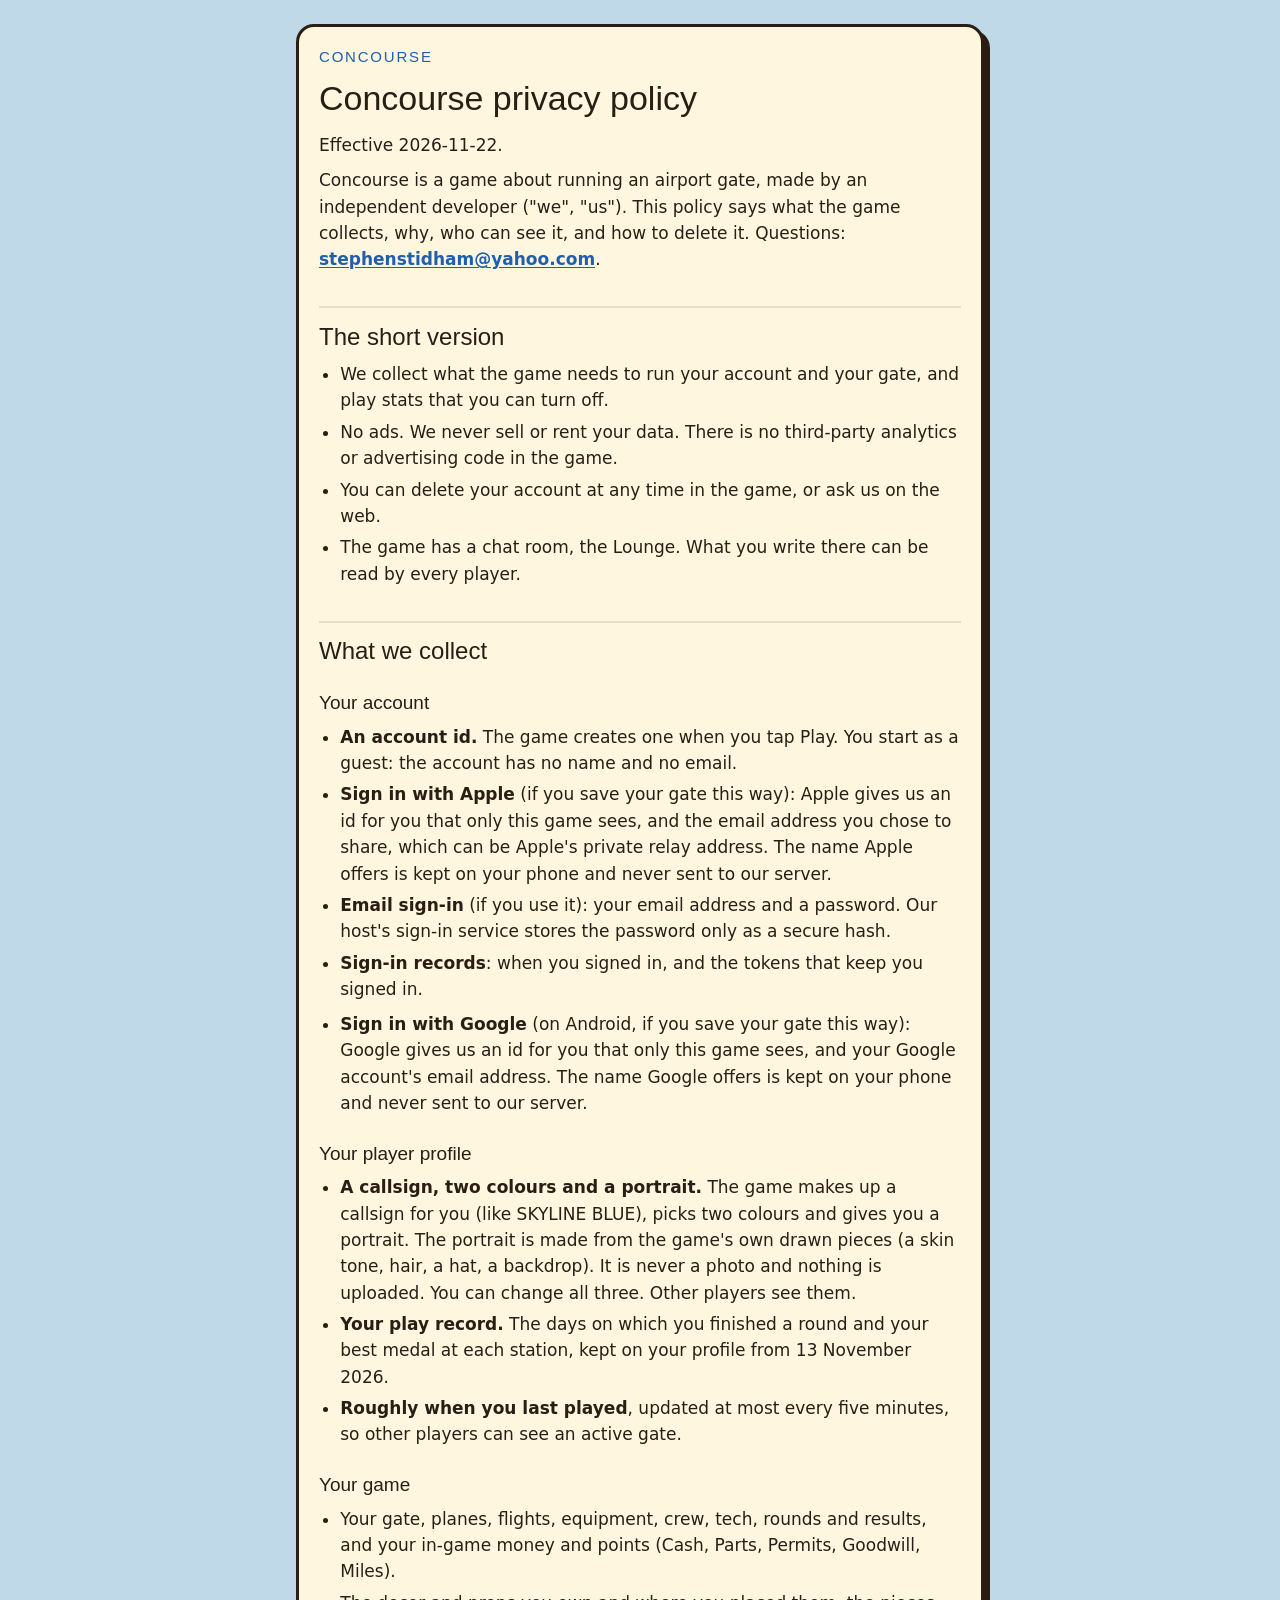
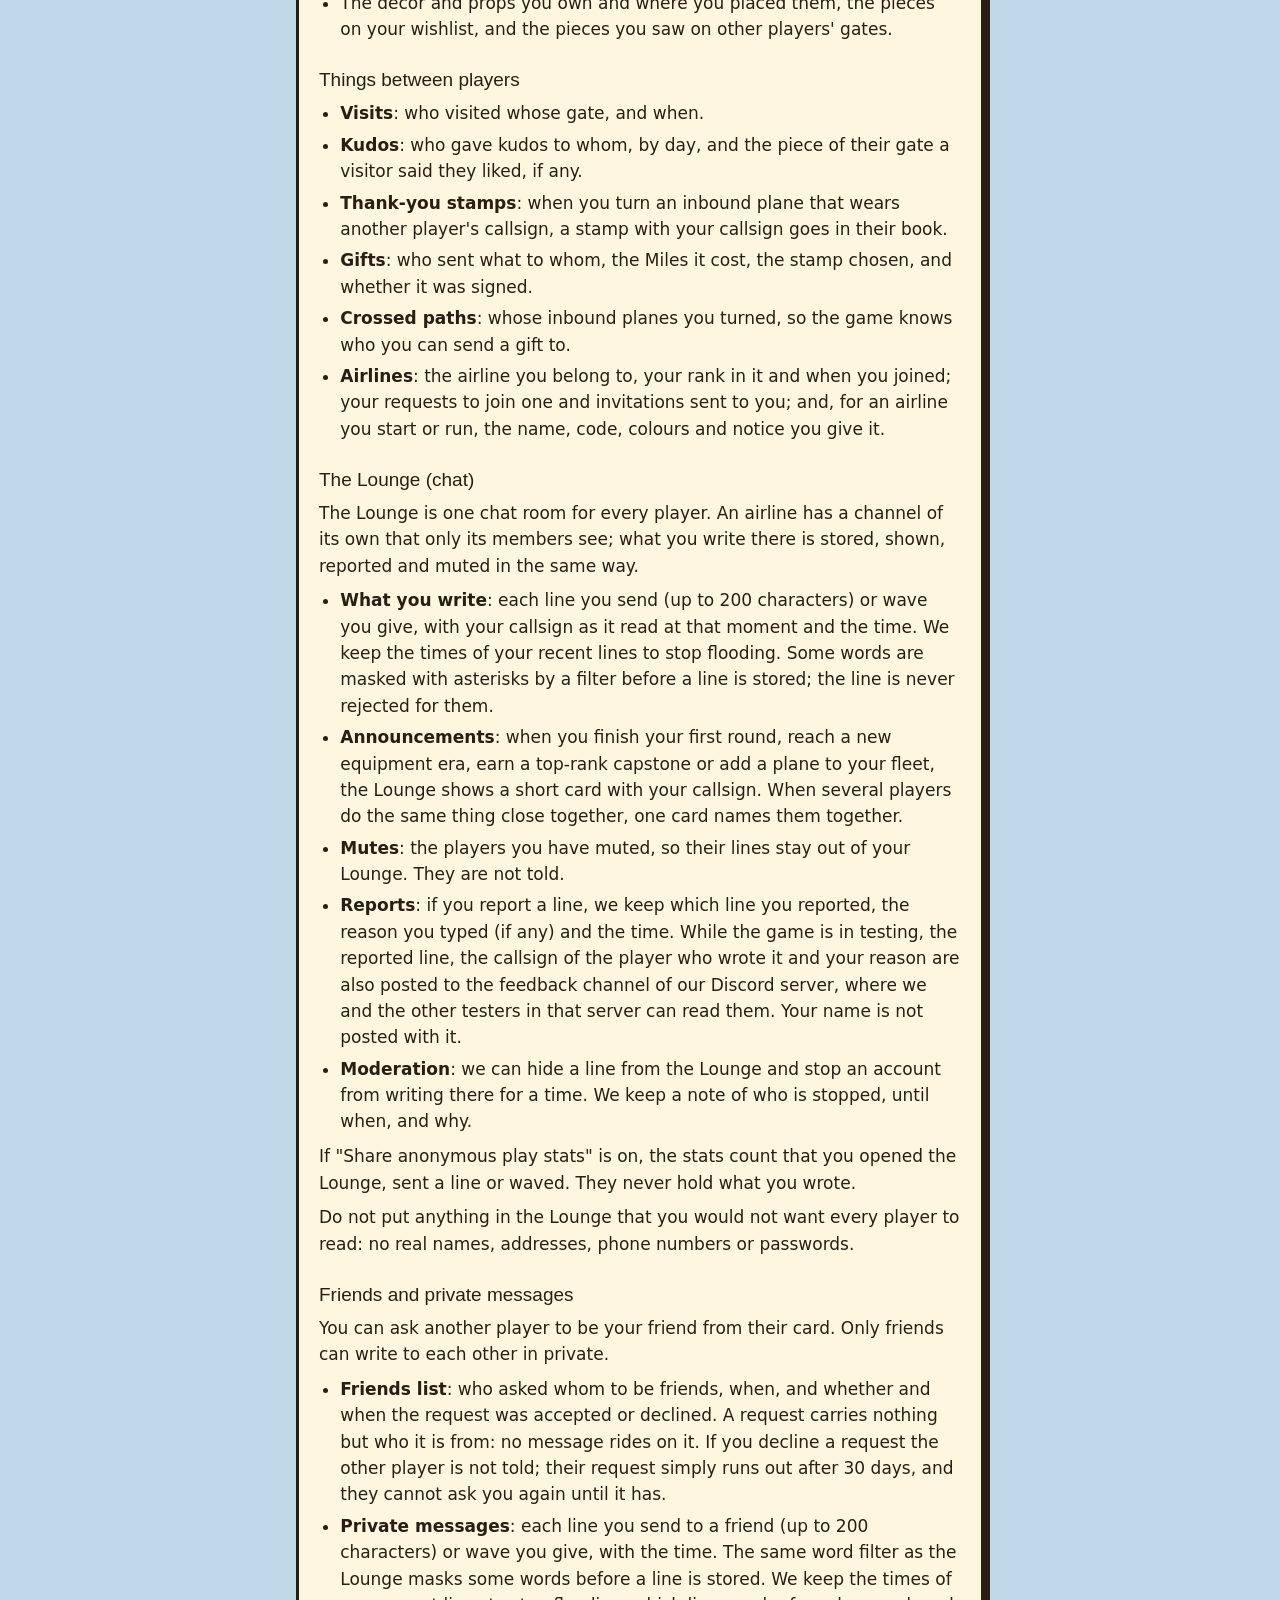
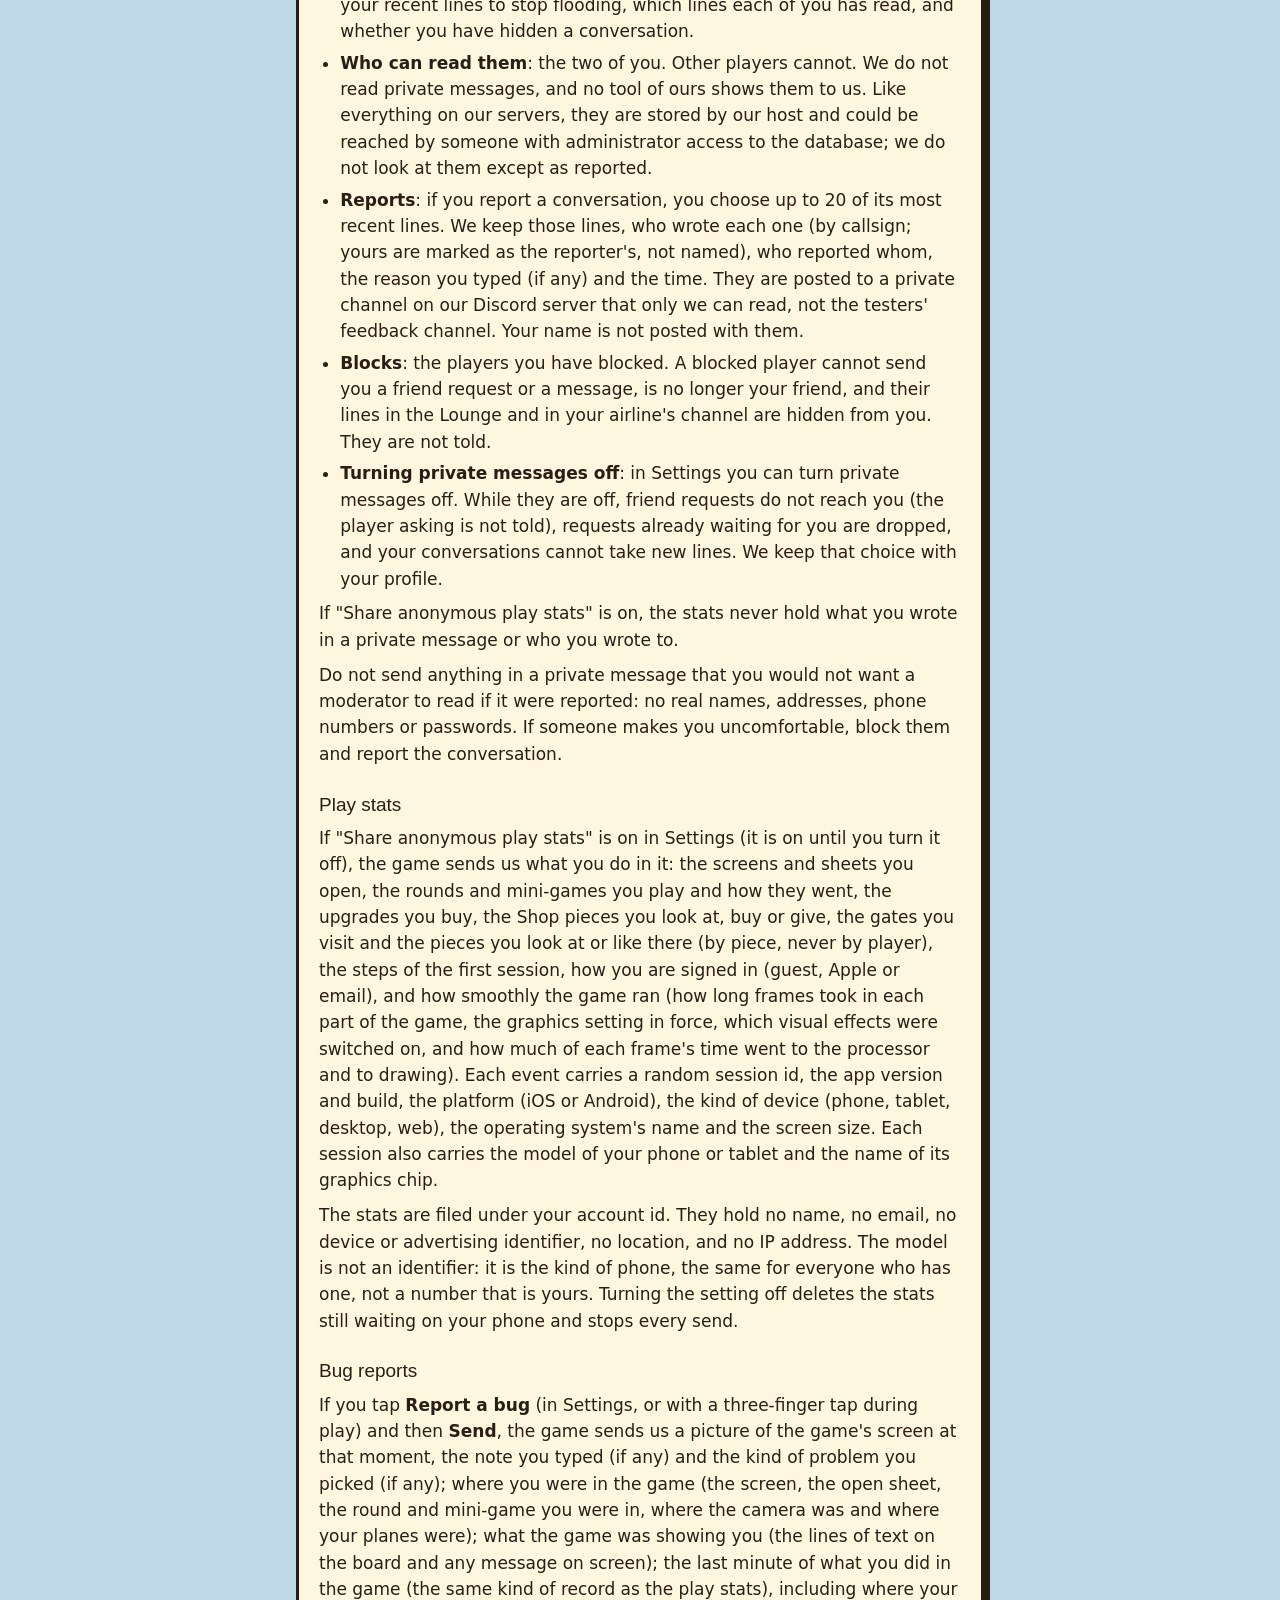
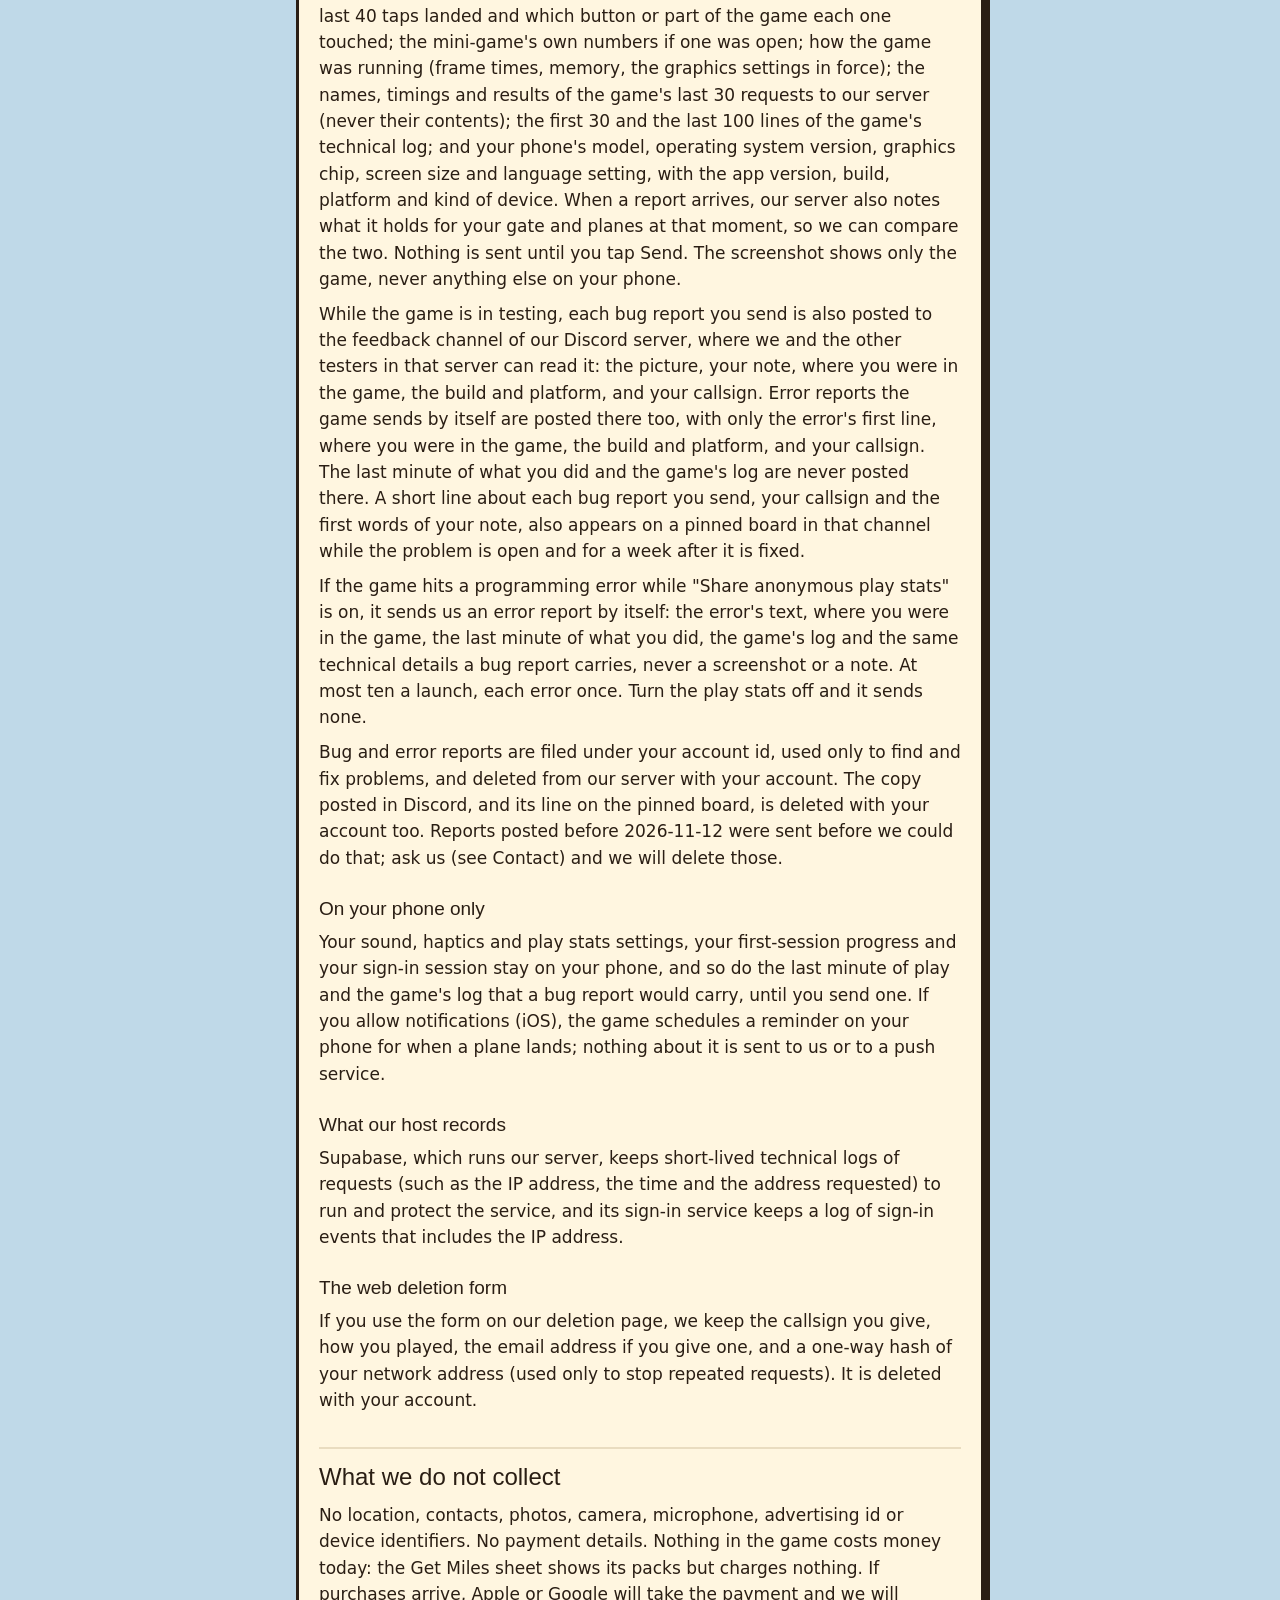
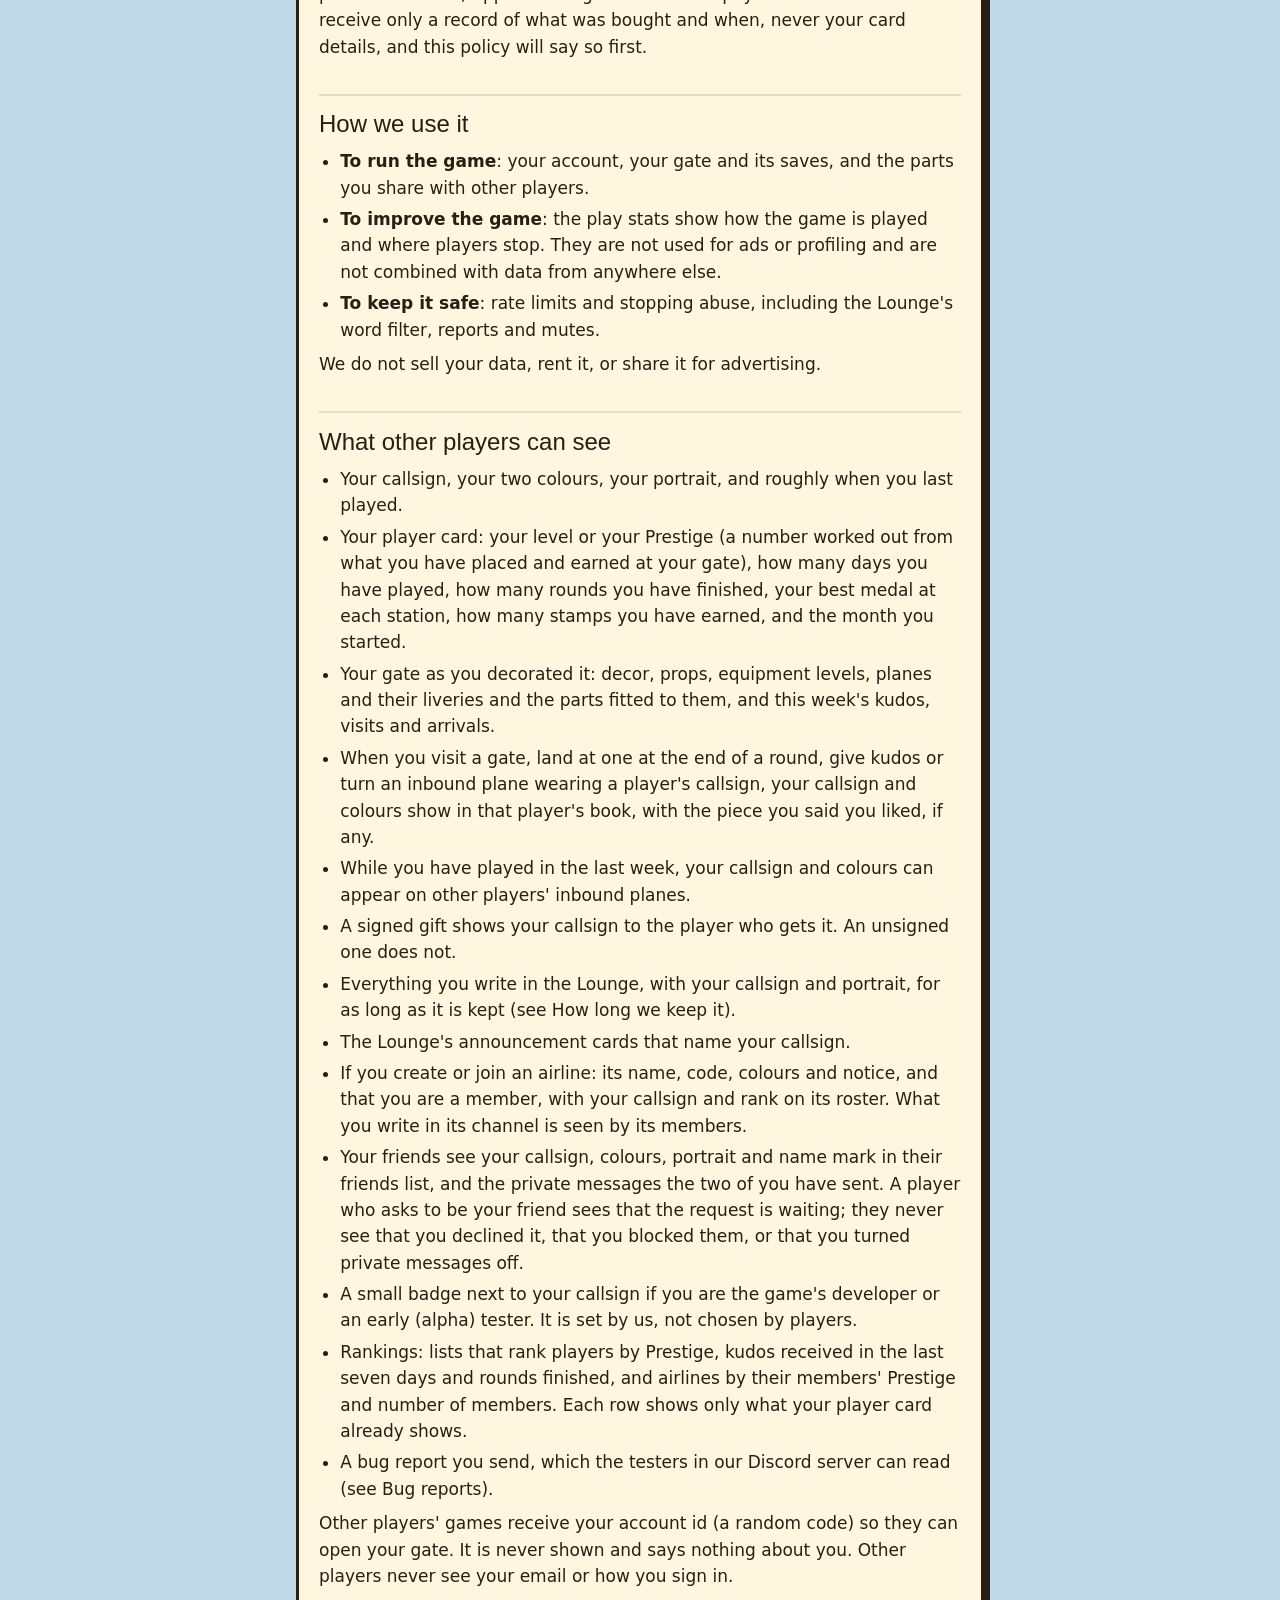
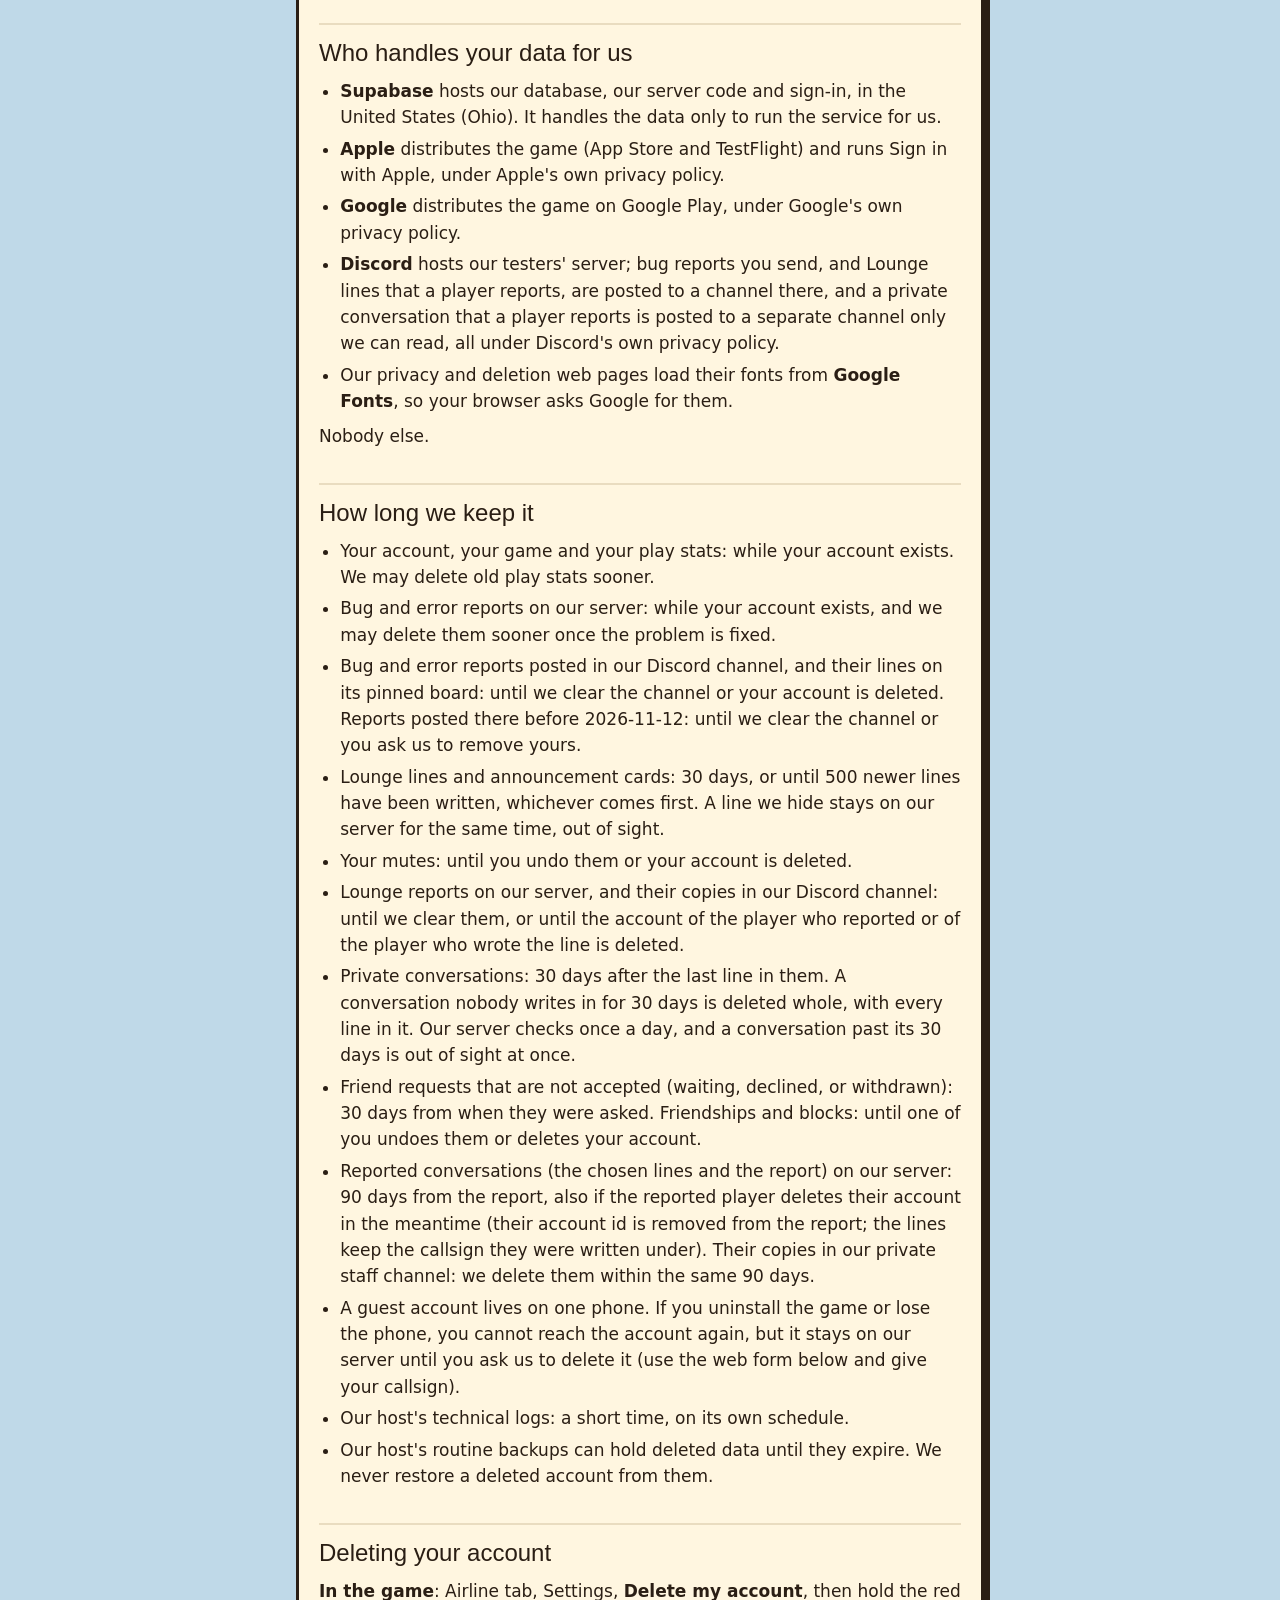
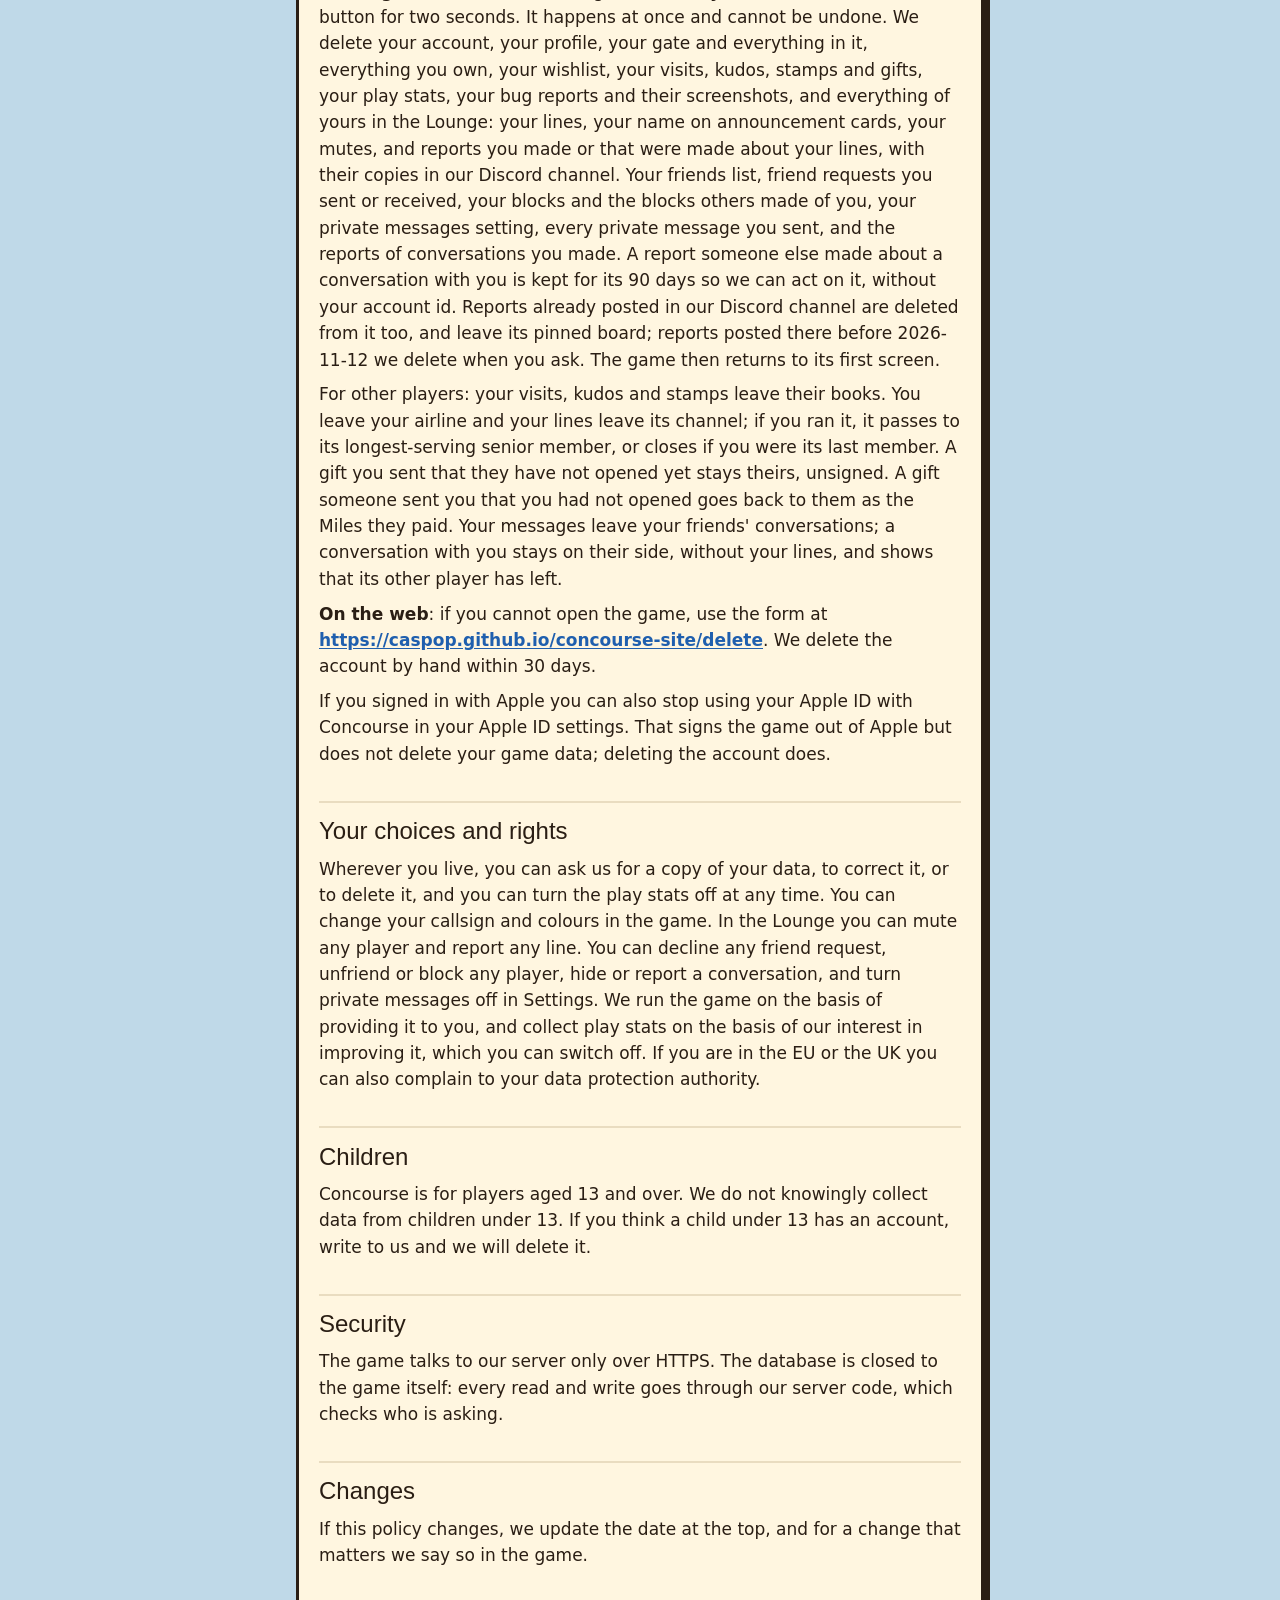
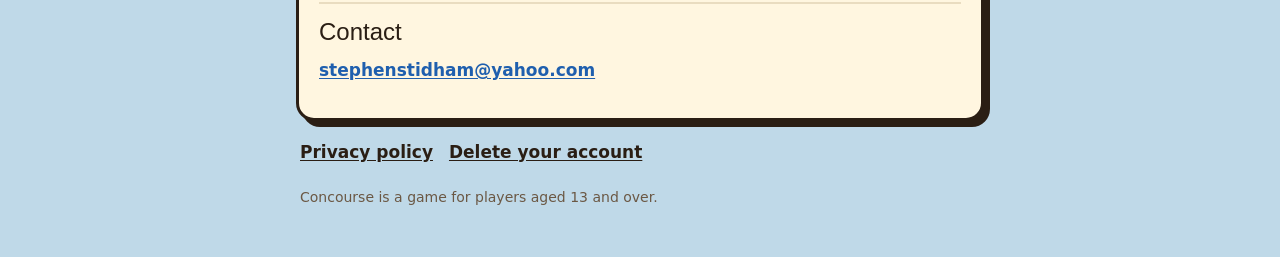
<file: index.html>
<!doctype html>
<html lang="en">
<head>
<meta charset="utf-8">
<meta name="viewport" content="width=device-width, initial-scale=1, viewport-fit=cover">
<meta http-equiv="Content-Security-Policy" content="default-src &#39;none&#39;; style-src &#39;sha256-rB8p5IjGcF+0Snhs7mkfngewcsqcfa6n3Mu9beCPR1c=&#39; https://fonts.googleapis.com; font-src https://fonts.gstatic.com; img-src &#39;none&#39;; form-action https://alvtjfccmnejrzdrltfy.supabase.co/functions/v1/pages/delete; base-uri &#39;none&#39;; frame-ancestors &#39;none&#39;">
<meta name="referrer" content="no-referrer">
<meta name="robots" content="noarchive">
<title>Concourse privacy policy</title>
<link rel="stylesheet" href="https://fonts.googleapis.com/css2?family=Lilita+One&family=Nunito:wght@400;700;900&display=swap">
<style>:root{--ink:#2A1E14;--paper:#FFF6E0;--line:#E9DCC0;--shade:#F3E6C6;--sky:#BFD9E8;--tomato:#E4572E;--sign:#1F5FAE;--muted:#6B5844;--taxi:#FFD23F}
*{box-sizing:border-box}
html{-webkit-text-size-adjust:100%}
body{margin:0;background:var(--sky);color:var(--ink);font:400 17px/1.55 Nunito,system-ui,-apple-system,"Segoe UI",sans-serif}
main{max-width:720px;margin:0 auto;padding:24px 16px 48px}
.card{background:var(--paper);border:3px solid var(--ink);border-radius:18px;box-shadow:6px 6px 0 var(--ink);padding:22px 20px 26px}
.brand{font:400 15px/1 "Lilita One",Nunito,sans-serif;letter-spacing:.12em;color:var(--sign);margin:0 0 14px}
h1,h2,h3{font-family:"Lilita One",Nunito,sans-serif;font-weight:400;line-height:1.2;margin:1.4em 0 .4em}
h1{font-size:34px;margin-top:0}
h2{font-size:24px;padding-top:.6em;border-top:2px solid var(--line)}
h3{font-size:19px}
p,ul{margin:.5em 0}
ul{padding-left:1.25em}
li{margin:.3em 0}
strong{font-weight:900}
a{color:var(--sign);font-weight:700;text-underline-offset:2px}
nav{display:flex;gap:16px;flex-wrap:wrap;margin:18px 4px 0;font-weight:700}
nav a{color:var(--ink)}
.note{background:var(--shade);border:2px solid var(--ink);border-radius:12px;padding:12px 14px;margin:16px 0}
.error{background:#FBE1D8;border-color:var(--tomato)}
form{margin-top:12px}
label{display:block;font-weight:900;margin:16px 0 6px}
.hint{font-size:15px;color:var(--muted);margin:2px 0 6px}
input[type=text],input[type=email],select{width:100%;font:inherit;color:var(--ink);background:#fff;border:3px solid var(--ink);border-radius:10px;padding:10px 12px;min-height:48px}
input:focus,select:focus{outline:3px solid var(--sign);outline-offset:1px}
.hp{position:absolute;left:-10000px;width:1px;height:1px;overflow:hidden}
button{margin-top:22px;width:100%;min-height:56px;font:400 21px/1 "Lilita One",Nunito,sans-serif;color:#fff;background:var(--tomato);border:3px solid var(--ink);border-radius:14px;box-shadow:0 5px 0 var(--ink);cursor:pointer}
button:active{transform:translateY(3px);box-shadow:0 2px 0 var(--ink)}
.steps{counter-reset:s;list-style:none;padding:0}
.steps li{counter-increment:s;position:relative;padding-left:40px;margin:10px 0}
.steps li::before{content:counter(s);position:absolute;left:0;top:-1px;width:28px;height:28px;border:2px solid var(--ink);border-radius:50%;background:var(--taxi);text-align:center;font:400 16px/25px "Lilita One",sans-serif}
footer{margin:22px 4px 0;font-size:14px;color:var(--muted)}</style>
</head>
<body>
<main>
<div class="card">
<p class="brand">CONCOURSE</p>
<h1 id="concourse-privacy-policy">Concourse privacy policy</h1>
<p>Effective 2026-11-22.</p>
<p>Concourse is a game about running an airport gate, made by an independent developer (&quot;we&quot;, &quot;us&quot;). This policy says what the game collects, why, who can see it, and how to delete it. Questions: <a href="mailto:stephenstidham@yahoo.com">stephenstidham@yahoo.com</a>.</p>
<h2 id="the-short-version">The short version</h2>
<ul><li>We collect what the game needs to run your account and your gate, and play stats that you can turn off.</li><li>No ads. We never sell or rent your data. There is no third-party analytics or advertising code in the game.</li><li>You can delete your account at any time in the game, or ask us on the web.</li><li>The game has a chat room, the Lounge. What you write there can be read by every player.</li></ul>
<h2 id="what-we-collect">What we collect</h2>
<h3 id="your-account">Your account</h3>
<ul><li><strong>An account id.</strong> The game creates one when you tap Play. You start as a guest: the account has no name and no email.</li><li><strong>Sign in with Apple</strong> (if you save your gate this way): Apple gives us an id for you that only this game sees, and the email address you chose to share, which can be Apple&#39;s private relay address. The name Apple offers is kept on your phone and never sent to our server.</li><li><strong>Email sign-in</strong> (if you use it): your email address and a password. Our host&#39;s sign-in service stores the password only as a secure hash.</li><li><strong>Sign-in records</strong>: when you signed in, and the tokens that keep you signed in.</li></ul>
<ul><li><strong>Sign in with Google</strong> (on Android, if you save your gate this way): Google gives us an id for you that only this game sees, and your Google account&#39;s email address. The name Google offers is kept on your phone and never sent to our server.</li></ul>
<h3 id="your-player-profile">Your player profile</h3>
<ul><li><strong>A callsign, two colours and a portrait.</strong> The game makes up a callsign for you (like SKYLINE BLUE), picks two colours and gives you a portrait. The portrait is made from the game&#39;s own drawn pieces (a skin tone, hair, a hat, a backdrop). It is never a photo and nothing is uploaded. You can change all three. Other players see them.</li><li><strong>Your play record.</strong> The days on which you finished a round and your best medal at each station, kept on your profile from 13 November 2026.</li><li><strong>Roughly when you last played</strong>, updated at most every five minutes, so other players can see an active gate.</li></ul>
<h3 id="your-game">Your game</h3>
<ul><li>Your gate, planes, flights, equipment, crew, tech, rounds and results, and your in-game money and points (Cash, Parts, Permits, Goodwill, Miles).</li><li>The decor and props you own and where you placed them, the pieces on your wishlist, and the pieces you saw on other players&#39; gates.</li></ul>
<h3 id="things-between-players">Things between players</h3>
<ul><li><strong>Visits</strong>: who visited whose gate, and when.</li><li><strong>Kudos</strong>: who gave kudos to whom, by day, and the piece of their gate a visitor said they liked, if any.</li><li><strong>Thank-you stamps</strong>: when you turn an inbound plane that wears another player&#39;s callsign, a stamp with your callsign goes in their book.</li><li><strong>Gifts</strong>: who sent what to whom, the Miles it cost, the stamp chosen, and whether it was signed.</li><li><strong>Crossed paths</strong>: whose inbound planes you turned, so the game knows who you can send a gift to.</li><li><strong>Airlines</strong>: the airline you belong to, your rank in it and when you joined; your requests to join one and invitations sent to you; and, for an airline you start or run, the name, code, colours and notice you give it.</li></ul>
<h3 id="the-lounge-chat">The Lounge (chat)</h3>
<p>The Lounge is one chat room for every player. An airline has a channel of its own that only its members see; what you write there is stored, shown, reported and muted in the same way.</p>
<ul><li><strong>What you write</strong>: each line you send (up to 200 characters) or wave you give, with your callsign as it read at that moment and the time. We keep the times of your recent lines to stop flooding. Some words are masked with asterisks by a filter before a line is stored; the line is never rejected for them.</li><li><strong>Announcements</strong>: when you finish your first round, reach a new equipment era, earn a top-rank capstone or add a plane to your fleet, the Lounge shows a short card with your callsign. When several players do the same thing close together, one card names them together.</li><li><strong>Mutes</strong>: the players you have muted, so their lines stay out of your Lounge. They are not told.</li><li><strong>Reports</strong>: if you report a line, we keep which line you reported, the reason you typed (if any) and the time. While the game is in testing, the reported line, the callsign of the player who wrote it and your reason are also posted to the feedback channel of our Discord server, where we and the other testers in that server can read them. Your name is not posted with it.</li><li><strong>Moderation</strong>: we can hide a line from the Lounge and stop an account from writing there for a time. We keep a note of who is stopped, until when, and why.</li></ul>
<p>If &quot;Share anonymous play stats&quot; is on, the stats count that you opened the Lounge, sent a line or waved. They never hold what you wrote.</p>
<p>Do not put anything in the Lounge that you would not want every player to read: no real names, addresses, phone numbers or passwords.</p>
<h3 id="friends-and-private-messages">Friends and private messages</h3>
<p>You can ask another player to be your friend from their card. Only friends can write to each other in private.</p>
<ul><li><strong>Friends list</strong>: who asked whom to be friends, when, and whether and when the request was accepted or declined. A request carries nothing but who it is from: no message rides on it. If you decline a request the other player is not told; their request simply runs out after 30 days, and they cannot ask you again until it has.</li><li><strong>Private messages</strong>: each line you send to a friend (up to 200 characters) or wave you give, with the time. The same word filter as the Lounge masks some words before a line is stored. We keep the times of your recent lines to stop flooding, which lines each of you has read, and whether you have hidden a conversation.</li><li><strong>Who can read them</strong>: the two of you. Other players cannot. We do not read private messages, and no tool of ours shows them to us. Like everything on our servers, they are stored by our host and could be reached by someone with administrator access to the database; we do not look at them except as reported.</li><li><strong>Reports</strong>: if you report a conversation, you choose up to 20 of its most recent lines. We keep those lines, who wrote each one (by callsign; yours are marked as the reporter&#39;s, not named), who reported whom, the reason you typed (if any) and the time. They are posted to a private channel on our Discord server that only we can read, not the testers&#39; feedback channel. Your name is not posted with them.</li><li><strong>Blocks</strong>: the players you have blocked. A blocked player cannot send you a friend request or a message, is no longer your friend, and their lines in the Lounge and in your airline&#39;s channel are hidden from you. They are not told.</li><li><strong>Turning private messages off</strong>: in Settings you can turn private messages off. While they are off, friend requests do not reach you (the player asking is not told), requests already waiting for you are dropped, and your conversations cannot take new lines. We keep that choice with your profile.</li></ul>
<p>If &quot;Share anonymous play stats&quot; is on, the stats never hold what you wrote in a private message or who you wrote to.</p>
<p>Do not send anything in a private message that you would not want a moderator to read if it were reported: no real names, addresses, phone numbers or passwords. If someone makes you uncomfortable, block them and report the conversation.</p>
<h3 id="play-stats">Play stats</h3>
<p>If &quot;Share anonymous play stats&quot; is on in Settings (it is on until you turn it off), the game sends us what you do in it: the screens and sheets you open, the rounds and mini-games you play and how they went, the upgrades you buy, the Shop pieces you look at, buy or give, the gates you visit and the pieces you look at or like there (by piece, never by player), the steps of the first session, how you are signed in (guest, Apple or email), and how smoothly the game ran (how long frames took in each part of the game, the graphics setting in force, which visual effects were switched on, and how much of each frame&#39;s time went to the processor and to drawing). Each event carries a random session id, the app version and build, the platform (iOS or Android), the kind of device (phone, tablet, desktop, web), the operating system&#39;s name and the screen size. Each session also carries the model of your phone or tablet and the name of its graphics chip.</p>
<p>The stats are filed under your account id. They hold no name, no email, no device or advertising identifier, no location, and no IP address. The model is not an identifier: it is the kind of phone, the same for everyone who has one, not a number that is yours. Turning the setting off deletes the stats still waiting on your phone and stops every send.</p>
<h3 id="bug-reports">Bug reports</h3>
<p>If you tap <strong>Report a bug</strong> (in Settings, or with a three-finger tap during play) and then <strong>Send</strong>, the game sends us a picture of the game&#39;s screen at that moment, the note you typed (if any) and the kind of problem you picked (if any); where you were in the game (the screen, the open sheet, the round and mini-game you were in, where the camera was and where your planes were); what the game was showing you (the lines of text on the board and any message on screen); the last minute of what you did in the game (the same kind of record as the play stats), including where your last 40 taps landed and which button or part of the game each one touched; the mini-game&#39;s own numbers if one was open; how the game was running (frame times, memory, the graphics settings in force); the names, timings and results of the game&#39;s last 30 requests to our server (never their contents); the first 30 and the last 100 lines of the game&#39;s technical log; and your phone&#39;s model, operating system version, graphics chip, screen size and language setting, with the app version, build, platform and kind of device. When a report arrives, our server also notes what it holds for your gate and planes at that moment, so we can compare the two. Nothing is sent until you tap Send. The screenshot shows only the game, never anything else on your phone.</p>
<p>While the game is in testing, each bug report you send is also posted to the feedback channel of our Discord server, where we and the other testers in that server can read it: the picture, your note, where you were in the game, the build and platform, and your callsign. Error reports the game sends by itself are posted there too, with only the error&#39;s first line, where you were in the game, the build and platform, and your callsign. The last minute of what you did and the game&#39;s log are never posted there. A short line about each bug report you send, your callsign and the first words of your note, also appears on a pinned board in that channel while the problem is open and for a week after it is fixed.</p>
<p>If the game hits a programming error while &quot;Share anonymous play stats&quot; is on, it sends us an error report by itself: the error&#39;s text, where you were in the game, the last minute of what you did, the game&#39;s log and the same technical details a bug report carries, never a screenshot or a note. At most ten a launch, each error once. Turn the play stats off and it sends none.</p>
<p>Bug and error reports are filed under your account id, used only to find and fix problems, and deleted from our server with your account. The copy posted in Discord, and its line on the pinned board, is deleted with your account too. Reports posted before 2026-11-12 were sent before we could do that; ask us (see Contact) and we will delete those.</p>
<h3 id="on-your-phone-only">On your phone only</h3>
<p>Your sound, haptics and play stats settings, your first-session progress and your sign-in session stay on your phone, and so do the last minute of play and the game&#39;s log that a bug report would carry, until you send one. If you allow notifications (iOS), the game schedules a reminder on your phone for when a plane lands; nothing about it is sent to us or to a push service.</p>
<h3 id="what-our-host-records">What our host records</h3>
<p>Supabase, which runs our server, keeps short-lived technical logs of requests (such as the IP address, the time and the address requested) to run and protect the service, and its sign-in service keeps a log of sign-in events that includes the IP address.</p>
<h3 id="the-web-deletion-form">The web deletion form</h3>
<p>If you use the form on our deletion page, we keep the callsign you give, how you played, the email address if you give one, and a one-way hash of your network address (used only to stop repeated requests). It is deleted with your account.</p>
<h2 id="what-we-do-not-collect">What we do not collect</h2>
<p>No location, contacts, photos, camera, microphone, advertising id or device identifiers. No payment details. Nothing in the game costs money today: the Get Miles sheet shows its packs but charges nothing. If purchases arrive, Apple or Google will take the payment and we will receive only a record of what was bought and when, never your card details, and this policy will say so first.</p>
<h2 id="how-we-use-it">How we use it</h2>
<ul><li><strong>To run the game</strong>: your account, your gate and its saves, and the parts you share with other players.</li><li><strong>To improve the game</strong>: the play stats show how the game is played and where players stop. They are not used for ads or profiling and are not combined with data from anywhere else.</li><li><strong>To keep it safe</strong>: rate limits and stopping abuse, including the Lounge&#39;s word filter, reports and mutes.</li></ul>
<p>We do not sell your data, rent it, or share it for advertising.</p>
<h2 id="what-other-players-can-see">What other players can see</h2>
<ul><li>Your callsign, your two colours, your portrait, and roughly when you last played.</li><li>Your player card: your level or your Prestige (a number worked out from what you have placed and earned at your gate), how many days you have played, how many rounds you have finished, your best medal at each station, how many stamps you have earned, and the month you started.</li><li>Your gate as you decorated it: decor, props, equipment levels, planes and their liveries and the parts fitted to them, and this week&#39;s kudos, visits and arrivals.</li><li>When you visit a gate, land at one at the end of a round, give kudos or turn an inbound plane wearing a player&#39;s callsign, your callsign and colours show in that player&#39;s book, with the piece you said you liked, if any.</li><li>While you have played in the last week, your callsign and colours can appear on other players&#39; inbound planes.</li><li>A signed gift shows your callsign to the player who gets it. An unsigned one does not.</li><li>Everything you write in the Lounge, with your callsign and portrait, for as long as it is kept (see How long we keep it).</li><li>The Lounge&#39;s announcement cards that name your callsign.</li><li>If you create or join an airline: its name, code, colours and notice, and that you are a member, with your callsign and rank on its roster. What you write in its channel is seen by its members.</li><li>Your friends see your callsign, colours, portrait and name mark in their friends list, and the private messages the two of you have sent. A player who asks to be your friend sees that the request is waiting; they never see that you declined it, that you blocked them, or that you turned private messages off.</li><li>A small badge next to your callsign if you are the game&#39;s developer or an early (alpha) tester. It is set by us, not chosen by players.</li><li>Rankings: lists that rank players by Prestige, kudos received in the last seven days and rounds finished, and airlines by their members&#39; Prestige and number of members. Each row shows only what your player card already shows.</li><li>A bug report you send, which the testers in our Discord server can read (see Bug reports).</li></ul>
<p>Other players&#39; games receive your account id (a random code) so they can open your gate. It is never shown and says nothing about you. Other players never see your email or how you sign in.</p>
<h2 id="who-handles-your-data-for-us">Who handles your data for us</h2>
<ul><li><strong>Supabase</strong> hosts our database, our server code and sign-in, in the United States (Ohio). It handles the data only to run the service for us.</li><li><strong>Apple</strong> distributes the game (App Store and TestFlight) and runs Sign in with Apple, under Apple&#39;s own privacy policy.</li><li><strong>Google</strong> distributes the game on Google Play, under Google&#39;s own privacy policy.</li><li><strong>Discord</strong> hosts our testers&#39; server; bug reports you send, and Lounge lines that a player reports, are posted to a channel there, and a private conversation that a player reports is posted to a separate channel only we can read, all under Discord&#39;s own privacy policy.</li><li>Our privacy and deletion web pages load their fonts from <strong>Google Fonts</strong>, so your browser asks Google for them.</li></ul>
<p>Nobody else.</p>
<h2 id="how-long-we-keep-it">How long we keep it</h2>
<ul><li>Your account, your game and your play stats: while your account exists. We may delete old play stats sooner.</li><li>Bug and error reports on our server: while your account exists, and we may delete them sooner once the problem is fixed.</li><li>Bug and error reports posted in our Discord channel, and their lines on its pinned board: until we clear the channel or your account is deleted. Reports posted there before 2026-11-12: until we clear the channel or you ask us to remove yours.</li><li>Lounge lines and announcement cards: 30 days, or until 500 newer lines have been written, whichever comes first. A line we hide stays on our server for the same time, out of sight.</li><li>Your mutes: until you undo them or your account is deleted.</li><li>Lounge reports on our server, and their copies in our Discord channel: until we clear them, or until the account of the player who reported or of the player who wrote the line is deleted.</li><li>Private conversations: 30 days after the last line in them. A conversation nobody writes in for 30 days is deleted whole, with every line in it. Our server checks once a day, and a conversation past its 30 days is out of sight at once.</li><li>Friend requests that are not accepted (waiting, declined, or withdrawn): 30 days from when they were asked. Friendships and blocks: until one of you undoes them or deletes your account.</li><li>Reported conversations (the chosen lines and the report) on our server: 90 days from the report, also if the reported player deletes their account in the meantime (their account id is removed from the report; the lines keep the callsign they were written under). Their copies in our private staff channel: we delete them within the same 90 days.</li><li>A guest account lives on one phone. If you uninstall the game or lose the phone, you cannot reach the account again, but it stays on our server until you ask us to delete it (use the web form below and give your callsign).</li><li>Our host&#39;s technical logs: a short time, on its own schedule.</li><li>Our host&#39;s routine backups can hold deleted data until they expire. We never restore a deleted account from them.</li></ul>
<h2 id="deleting-your-account">Deleting your account</h2>
<p><strong>In the game</strong>: Airline tab, Settings, <strong>Delete my account</strong>, then hold the red button for two seconds. It happens at once and cannot be undone. We delete your account, your profile, your gate and everything in it, everything you own, your wishlist, your visits, kudos, stamps and gifts, your play stats, your bug reports and their screenshots, and everything of yours in the Lounge: your lines, your name on announcement cards, your mutes, and reports you made or that were made about your lines, with their copies in our Discord channel. Your friends list, friend requests you sent or received, your blocks and the blocks others made of you, your private messages setting, every private message you sent, and the reports of conversations you made. A report someone else made about a conversation with you is kept for its 90 days so we can act on it, without your account id. Reports already posted in our Discord channel are deleted from it too, and leave its pinned board; reports posted there before 2026-11-12 we delete when you ask. The game then returns to its first screen.</p>
<p>For other players: your visits, kudos and stamps leave their books. You leave your airline and your lines leave its channel; if you ran it, it passes to its longest-serving senior member, or closes if you were its last member. A gift you sent that they have not opened yet stays theirs, unsigned. A gift someone sent you that you had not opened goes back to them as the Miles they paid. Your messages leave your friends&#39; conversations; a conversation with you stays on their side, without your lines, and shows that its other player has left.</p>
<p><strong>On the web</strong>: if you cannot open the game, use the form at <a href="https://caspop.github.io/concourse-site/delete">https://caspop.github.io/concourse-site/delete</a>. We delete the account by hand within 30 days.</p>
<p>If you signed in with Apple you can also stop using your Apple ID with Concourse in your Apple ID settings. That signs the game out of Apple but does not delete your game data; deleting the account does.</p>
<h2 id="your-choices-and-rights">Your choices and rights</h2>
<p>Wherever you live, you can ask us for a copy of your data, to correct it, or to delete it, and you can turn the play stats off at any time. You can change your callsign and colours in the game. In the Lounge you can mute any player and report any line. You can decline any friend request, unfriend or block any player, hide or report a conversation, and turn private messages off in Settings. We run the game on the basis of providing it to you, and collect play stats on the basis of our interest in improving it, which you can switch off. If you are in the EU or the UK you can also complain to your data protection authority.</p>
<h2 id="children">Children</h2>
<p>Concourse is for players aged 13 and over. We do not knowingly collect data from children under 13. If you think a child under 13 has an account, write to us and we will delete it.</p>
<h2 id="security">Security</h2>
<p>The game talks to our server only over HTTPS. The database is closed to the game itself: every read and write goes through our server code, which checks who is asking.</p>
<h2 id="changes">Changes</h2>
<p>If this policy changes, we update the date at the top, and for a change that matters we say so in the game.</p>
<h2 id="contact">Contact</h2>
<p><a href="mailto:stephenstidham@yahoo.com">stephenstidham@yahoo.com</a></p>
</div>
<nav><a href="https://caspop.github.io/concourse-site/privacy">Privacy policy</a><a href="https://caspop.github.io/concourse-site/delete">Delete your account</a></nav>
<footer>Concourse is a game for players aged 13 and over.</footer>
</main>
</body>
</html>
</file>
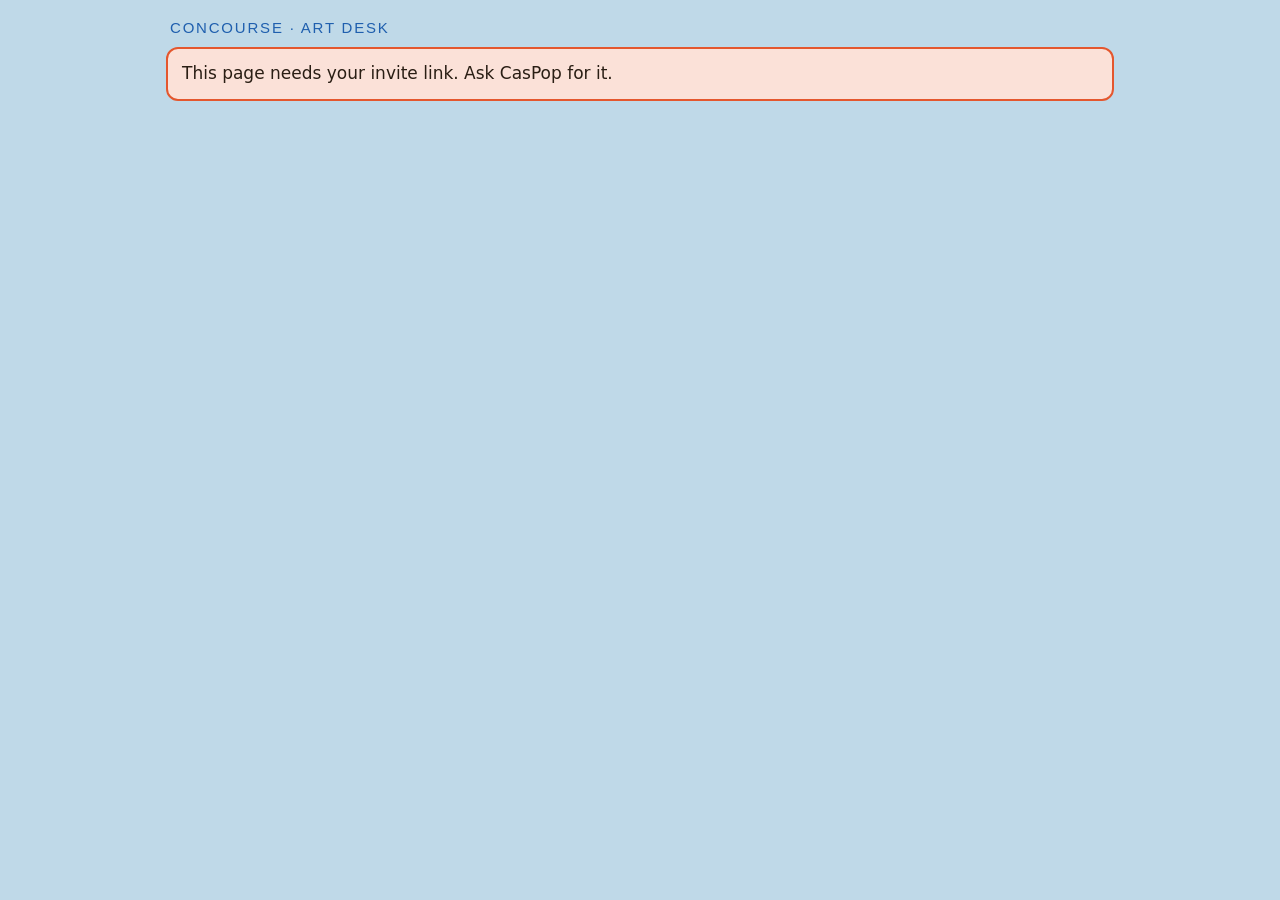
<file: art/index.html>
<!doctype html>
<html lang="en">
<head>
<meta charset="utf-8">
<meta name="viewport" content="width=device-width, initial-scale=1, viewport-fit=cover">
<meta http-equiv="Content-Security-Policy" content="default-src 'none'; script-src 'self'; style-src 'self' https://fonts.googleapis.com; font-src https://fonts.gstatic.com; img-src 'self' blob: data:; connect-src 'self' https://alvtjfccmnejrzdrltfy.supabase.co/functions/v1/pages/art/; base-uri 'none'; form-action 'none'">
<meta name="referrer" content="no-referrer">
<meta name="robots" content="noindex, nofollow, noarchive">
<title>Concourse art desk</title>
<link rel="stylesheet" href="https://fonts.googleapis.com/css2?family=Lilita+One&family=Nunito:wght@400;700;900&display=swap">
<link rel="stylesheet" href="app.css">
</head>
<body>
<main>
<header><p class="brand">CONCOURSE &middot; ART DESK</p><p id="hi" class="hi"></p></header>
<p id="who" class="note" hidden></p>

<section id="loading"><div class="card"><p>Opening the art desk...</p></div></section>

<section id="kinds" hidden>
<div class="card">
<h1>What are you making?</h1>
<ol class="steps">
<li><b>1</b> Make it.</li>
<li><b>2</b> Take a photo or choose the file.</li>
<li><b>3</b> See it in the game, then send it.</li>
</ol>
<details id="how" class="fold">
<summary>How this works</summary>
<ul>
<li>You only need a phone. Nothing to install, no account.</li>
<li>Your link is yours. Please do not pass it on: it is how the desk knows the piece is from you.</li>
<li>Send your own work only: something you drew, painted or made yourself.</li>
<li>You can send as many as you like.</li>
<li>Nothing goes in the game until CasPop has looked at it with you.</li>
<li>Your name goes on it, in the game and in the Shop.</li>
<li>CasPop sets it up in the game, picks its price, and sends you a picture of it on the gate.</li>
</ul>
</details>
<p>Tap the thing you are making.</p>
<div id="kind-grid" class="grid"></div>
</div>
</section>

<section id="mode" hidden>
<div class="card">
<button type="button" class="link" id="back-kinds">&larr; Pick another thing</button>
<h1 id="kind-name"></h1>
<div class="kind-card">
<div id="kind-shape" class="shape" aria-hidden="true"></div>
<div>
<ul id="kind-tips" class="tips"></ul>
<p id="kind-where" class="hint"></p>
</div>
</div>
<h2>How did you make it?</h2>
<div class="modes">
<button type="button" class="mode" id="mode-paper">
<svg viewBox="0 0 96 72" aria-hidden="true"><rect class="s-table" x="0" y="0" width="96" height="72" rx="8"/><rect class="s-paper" x="20" y="8" width="56" height="56" rx="2"/><path class="s-pencil" d="M30 50 C38 30 46 46 54 24 C58 16 64 22 66 30"/><circle class="s-pencil" cx="40" cy="26" r="6"/></svg>
<span><strong>On paper</strong><span>Pencil, pen, marker or crayon, with bare paper round it.</span></span>
</button>
<button type="button" class="mode" id="mode-paint">
<svg viewBox="0 0 96 72" aria-hidden="true"><rect class="s-table" x="0" y="0" width="96" height="72" rx="8"/><rect class="s-blue" x="20" y="8" width="56" height="56" rx="2"/><path class="s-gold" d="M20 40 C34 30 44 52 76 34 L76 64 L20 64 Z"/><circle class="s-coral" cx="58" cy="22" r="8"/><path class="s-teal" d="M20 52 C36 46 50 60 76 50 L76 64 L20 64 Z"/></svg>
<span><strong>Painted or coloured</strong><span>Paint, pastel, collage, coloured paper or a canvas: colour all over.</span></span>
</button>
<button type="button" class="mode" id="mode-screen">
<svg viewBox="0 0 96 72" aria-hidden="true"><rect class="s-ink" x="14" y="6" width="68" height="60" rx="8"/><rect class="s-sky" x="20" y="12" width="56" height="48" rx="2"/><circle class="s-gold" cx="60" cy="26" r="7"/><path class="s-teal" d="M20 50 C34 38 46 52 76 40 L76 60 L20 60 Z"/><path class="s-pen" d="M86 20 L70 52"/></svg>
<span><strong>On a screen</strong><span>A tablet, a phone or a computer: you have the picture file.</span></span>
</button>
</div>
<p class="hint">Not sure? If you can see bare paper round your drawing, pick On paper. If colour runs to the edges, pick Painted.</p>
</div>
</section>

<section id="picture" hidden>
<div class="card">
<button type="button" class="link" id="back-mode">&larr; Pick another way</button>
<h1 id="pic-title"></h1>
<p id="pic-now"></p>

<div id="photo-in">
<div class="row wrap two">
<button type="button" class="big" id="take-label">Take a photo</button>
<button type="button" class="big alt" id="choose-label">Choose from my photos</button>
</div>
<input id="take-input" class="file" type="file" accept="image/*" capture="environment" tabindex="-1" aria-label="Take a photo">
<input id="choose-input" class="file" type="file" accept="image/*" tabindex="-1" aria-label="Choose from my photos">
<p id="photo-msg" class="note" hidden></p>
<h2>For a good photo</h2>
<div class="guide">
<figure>
<div class="pair">
<svg viewBox="0 0 120 90" role="img" aria-label="Right: light from a window at the side"><rect class="s-table" width="120" height="90" rx="8"/><rect class="s-window" x="4" y="10" width="18" height="40" rx="2"/><path class="s-ray" d="M24 20 L48 34 M24 32 L48 44 M24 44 L48 54"/><rect class="s-paper" x="50" y="22" width="52" height="52" rx="2"/><circle class="s-yes" cx="104" cy="16" r="11"/><path class="s-mark" d="M98 16 L102 20 L110 11"/></svg>
<svg viewBox="0 0 120 90" role="img" aria-label="Wrong: a ceiling lamp or the flash"><rect class="s-table" width="120" height="90" rx="8"/><path class="s-lamp" d="M44 4 L76 4 L68 18 L52 18 Z"/><rect class="s-paper" x="34" y="30" width="52" height="52" rx="2"/><ellipse class="s-glare" cx="60" cy="48" rx="12" ry="8"/><circle class="s-no" cx="104" cy="16" r="11"/><path class="s-mark" d="M99 11 L109 21 M109 11 L99 21"/></svg>
</div>
<figcaption><b>Light.</b> By a window in the daytime, the light coming from the side. Not under a ceiling lamp, never the flash.</figcaption>
</figure>
<figure>
<div class="pair">
<svg viewBox="0 0 120 90" role="img" aria-label="Right: no shadow on the piece"><rect class="s-table" width="120" height="90" rx="8"/><rect class="s-paper" x="34" y="18" width="52" height="60" rx="2"/><circle class="s-yes" cx="104" cy="16" r="11"/><path class="s-mark" d="M98 16 L102 20 L110 11"/></svg>
<svg viewBox="0 0 120 90" role="img" aria-label="Wrong: your shadow over the piece"><rect class="s-table" width="120" height="90" rx="8"/><rect class="s-paper" x="34" y="18" width="52" height="60" rx="2"/><path class="s-shadow" d="M34 50 C50 40 56 30 70 34 C86 38 86 60 86 78 L34 78 Z"/><circle class="s-no" cx="104" cy="16" r="11"/><path class="s-mark" d="M99 11 L109 21 M109 11 L99 21"/></svg>
</div>
<figcaption><b>Shadow.</b> Stand so neither you nor the phone throws a shadow on it.</figcaption>
</figure>
<figure>
<div class="pair">
<svg viewBox="0 0 120 90" role="img" aria-label="Right: straight on, a little table all round"><rect class="s-table" width="120" height="90" rx="8"/><rect class="s-paper" x="22" y="12" width="66" height="70" rx="2"/><circle class="s-yes" cx="104" cy="16" r="11"/><path class="s-mark" d="M98 16 L102 20 L110 11"/></svg>
<svg viewBox="0 0 120 90" role="img" aria-label="Wrong: taken from the side"><rect class="s-table" width="120" height="90" rx="8"/><path class="s-paper" d="M42 30 L76 30 L96 80 L18 80 Z"/><circle class="s-no" cx="104" cy="16" r="11"/><path class="s-mark" d="M99 11 L109 21 M109 11 L99 21"/></svg>
</div>
<figcaption><b>Angle.</b> Hold the phone flat above it, straight on. The piece fills most of the picture, with a little table showing all the way round.</figcaption>
</figure>
<figure>
<div class="pair">
<svg viewBox="0 0 120 90" role="img" aria-label="Right: a plain surface that is not the piece's colour"><rect class="s-table" width="120" height="90" rx="8"/><rect class="s-paper" x="30" y="16" width="56" height="64" rx="2"/><circle class="s-yes" cx="104" cy="16" r="11"/><path class="s-mark" d="M98 16 L102 20 L110 11"/></svg>
<svg viewBox="0 0 120 90" role="img" aria-label="Wrong: white paper on a white table"><rect class="s-white" width="120" height="90" rx="8"/><rect class="s-paper-faint" x="30" y="16" width="56" height="64" rx="2"/><circle class="s-no" cx="104" cy="16" r="11"/><path class="s-mark" d="M99 11 L109 21 M109 11 L99 21"/></svg>
</div>
<figcaption><b>Table.</b> A plain surface. <span id="table-line">Darker than the paper for a drawing.</span></figcaption>
</figure>
</div>
<h3>A few more</h3>
<ul>
<li>Tap the piece on your screen to focus, then hold still.</li>
<li>Use the normal camera at 1x: no zoom, no filter, no portrait mode.</li>
<li>Curled paper? Flatten it under a book first.</li>
<li>Dark pen or marker reads best. With pencil, press firmly.</li>
</ul>
<ul id="paint-more" hidden>
<li>Wet or glossy paint shines. Turn the piece, or move, until the bright patch is gone.</li>
<li>Take it out from behind glass.</li>
<li>A big canvas: lean it against a wall, stand back, and hold the phone level with its middle.</li>
</ul>
</div>

<div id="screen-in" hidden>
<p>Choose the picture file from your phone, tablet or computer. PNG, JPEG, WebP, GIF and most picture files work.</p>
<button type="button" class="big" id="file-label">Choose the picture</button>
<input id="file-input" class="file" type="file" tabindex="-1" aria-label="Choose the picture">
<p class="hint">A screenshot works too. Open your picture so it fills the screen, take a screenshot, and choose the screenshot here. You can crop it on the next step.</p>
<div id="file-help" class="note" hidden></div>
</div>
</div>
</section>

<section id="check" hidden>
<div class="card">
<h1>A quick look at your photo</h1>
<p>The desk looked at your photo before going on. It can still be used as it is.</p>
<div id="check-list"></div>
<div class="row wrap two">
<button type="button" id="check-again" class="big">Take it again</button>
<button type="button" id="check-anyway" class="second">Use it anyway</button>
</div>
</div>
</section>

<section id="preview" hidden>
<div class="card">
<button type="button" class="link" id="back-picture">&larr; Use another picture</button>
<h1><span id="pv-kind"></span>, in the game</h1>
<p class="hint">Shown the size a player sees it on a phone. Next: change anything below, then send it.</p>
<div id="mode-switch" class="switch" role="radiogroup" aria-label="How you made it">
<label class="opt"><input type="radio" name="mode" id="sw-paper"> On paper: the paper turns white, the lines get darker</label>
<label class="opt"><input type="radio" name="mode" id="sw-paint"> Painted or coloured: your colours as you shot them</label>
</div>
<div id="guard" class="note warn" hidden>
<p>This looks painted. The paper clean-up can wash colours out.</p>
<div class="row wrap"><button type="button" class="small" id="guard-keep">Keep my colours</button><button type="button" class="small" id="guard-drawing">It is a drawing</button></div>
</div>
<p id="good" class="hint good" hidden>This photo looks good.</p>
<p id="working" class="working" hidden>Working...</p>
<div id="frames" class="frames"></div>
<figure class="piece"><canvas id="piece"></canvas><figcaption id="piece-cap"></figcaption></figure>
<div class="row wrap">
<button type="button" id="show-photo" class="small" aria-pressed="false" hidden>Show my photo</button>
<button type="button" id="before" class="small" hidden>Show before the colours changed</button>
</div>

<details id="edit" class="fold">
<summary>Change the picture</summary>

<div id="ed-photo">
<h3>Where your piece is</h3>
<p class="hint" id="dots-line">Drag the four dots to the corners of your piece. The yellow dot is its top left.</p>
<canvas id="paper" class="paper" aria-label="Your photo with four dots at the corners of the piece"></canvas>
<div class="row wrap">
<button type="button" class="small" id="turn">Turn a quarter</button>
<button type="button" class="small" id="refind">Find the piece again</button>
<button type="button" class="small" id="whole-photo">Use the whole photo</button>
</div>
<h3>Fit</h3>
<label class="opt" id="trim-row"><input type="checkbox" id="trim" checked> Cut away the blank paper round the drawing</label>
<label class="opt"><input type="radio" name="fit" id="fit-whole" checked> Show the whole piece (a margin may show round it)</label>
<label class="opt"><input type="radio" name="fit" id="fit-fill"> Fill the frame (the edges may be cut)</label>
</div>

<div id="ed-paper">
<h3>Light</h3>
<label for="whites">Make the paper whiter <output id="whites-v" for="whites"></output></label>
<input type="range" id="whites" min="0.55" max="1" step="0.01">
<label for="lines">Make the lines darker <output id="lines-v" for="lines"></output></label>
<input type="range" id="lines" min="0" max="0.5" step="0.01">
<label class="opt"><input type="checkbox" id="lift"> Make the paper see-through, so only the drawing stays</label>
</div>

<div id="ed-paint" hidden>
<h3>Light and colour</h3>
<p class="hint">In the middle, each one is your photo as you shot it.</p>
<label for="bright">Brightness <output id="bright-v" for="bright"></output></label>
<input type="range" id="bright" min="-1" max="1" step="0.05" value="0">
<label for="colour">Colour, less to more <output id="colour-v" for="colour"></output></label>
<input type="range" id="colour" min="-1" max="1" step="0.05" value="0">
<label for="warm">Warmth, cooler to warmer <output id="warm-v" for="warm"></output></label>
<input type="range" id="warm" min="-1" max="1" step="0.05" value="0">
<button type="button" class="small" id="reset-grade">Back to my photo</button>
</div>

<div id="ed-screen" hidden>
<h3>Frame it</h3>
<p class="hint">Drag the picture to move it. Use the slider, or pinch, to zoom.</p>
<canvas id="frame-ed" class="frame-ed" aria-label="Your picture in the frame; drag to move it"></canvas>
<label for="zoom">Zoom <output id="zoom-v" for="zoom"></output></label>
<input type="range" id="zoom" min="0" max="100" step="1" value="0">
<div class="row wrap">
<button type="button" class="small" id="show-whole">Show the whole picture</button>
<button type="button" class="small" id="fill-frame">Fill the frame</button>
</div>
<div id="ground-row" hidden>
<h3>Background colour</h3>
<p class="hint" id="ground-line"></p>
<div id="swatches" class="swatches" role="radiogroup" aria-label="Background colour"></div>
</div>
<p class="hint" id="cutout-line" hidden></p>
<div id="smooth-row" hidden>
<h3>Making it bigger</h3>
<p class="hint">Your picture is small, so it is made bigger to fit.</p>
<label class="opt"><input type="radio" name="smooth" id="sm-smooth"> Smooth: soft edges</label>
<label class="opt"><input type="radio" name="smooth" id="sm-blocky"> Blocky: crisp square pixels, for pixel art</label>
</div>
</div>

<div id="ed-snap">
<h3>Colours</h3>
<label class="opt"><input type="checkbox" id="snap"> Use the game's own colours</label>
<p class="hint">Turns your colours into the game's own set. Good for flat poster shapes, wrong for a painting's soft blends.</p>
</div>
</details>

<details id="wrong" class="fold">
<summary>It looks wrong?</summary>
<ul class="wrong">
<li><b>The colours look pale or washed out.</b> Switch to Painted or coloured at the top.</li>
<li><b>It is dark or grey.</b> Move Brightness (or, on paper, Make the paper whiter), or take it again by a window.</li>
<li><b>The edges are cut off.</b> Under Fit, pick Show the whole piece.</li>
<li><b>It is sideways.</b> Tap Turn a quarter.</li>
<li><b>The wrong part is picked.</b> Drag the four dots onto the corners of your piece.</li>
<li><b>The table shows at the edge.</b> Drag the dots in a little.</li>
<li><b>There is a bright patch.</b> That is a shine. Take it again: turn the piece or step to the side until it goes.</li>
<li><b>It is blurry.</b> Take it again: tap the piece on your screen to focus, and hold still.</li>
<li><b>It will not send.</b> Check your signal first. If the page says the file is too big, tap Send again: it makes it smaller.</li>
</ul>
</details>

<h2>Send it</h2>
<label for="name">Name of the piece</label>
<input type="text" id="name" maxlength="40" autocomplete="off" placeholder="Harbour at dawn">
<label for="note">A note for CasPop (optional)</label>
<textarea id="note" maxlength="600" rows="3" placeholder="Where you see it going, colours you had in mind..."></textarea>
<p id="send-msg" class="note" hidden></p>
<button type="button" id="send" class="go">Send it to CasPop</button>
<p class="hint">Sends the finished piece and your original picture to CasPop. Nothing goes in the game until he has looked at it with you.</p>
</div>
</section>

<section id="sent" hidden>
<div class="card">
<h1>Sent: <span id="sent-name"></span></h1>
<p>CasPop has it now. Here is what happens next:</p>
<ol>
<li>He looks at it, usually within a few days.</li>
<li>He sets it up in the game and picks its price.</li>
<li>He sends you a picture of it on the gate. Your name goes on it.</li>
</ol>
<canvas id="sent-preview" class="phone"></canvas>
<button type="button" id="again" class="go">Send another</button>
</div>
</section>
</main>
<script src="config.js"></script>
<script src="art_pixels.js"></script>
<script src="app.js"></script>
</body>
</html>
</file>
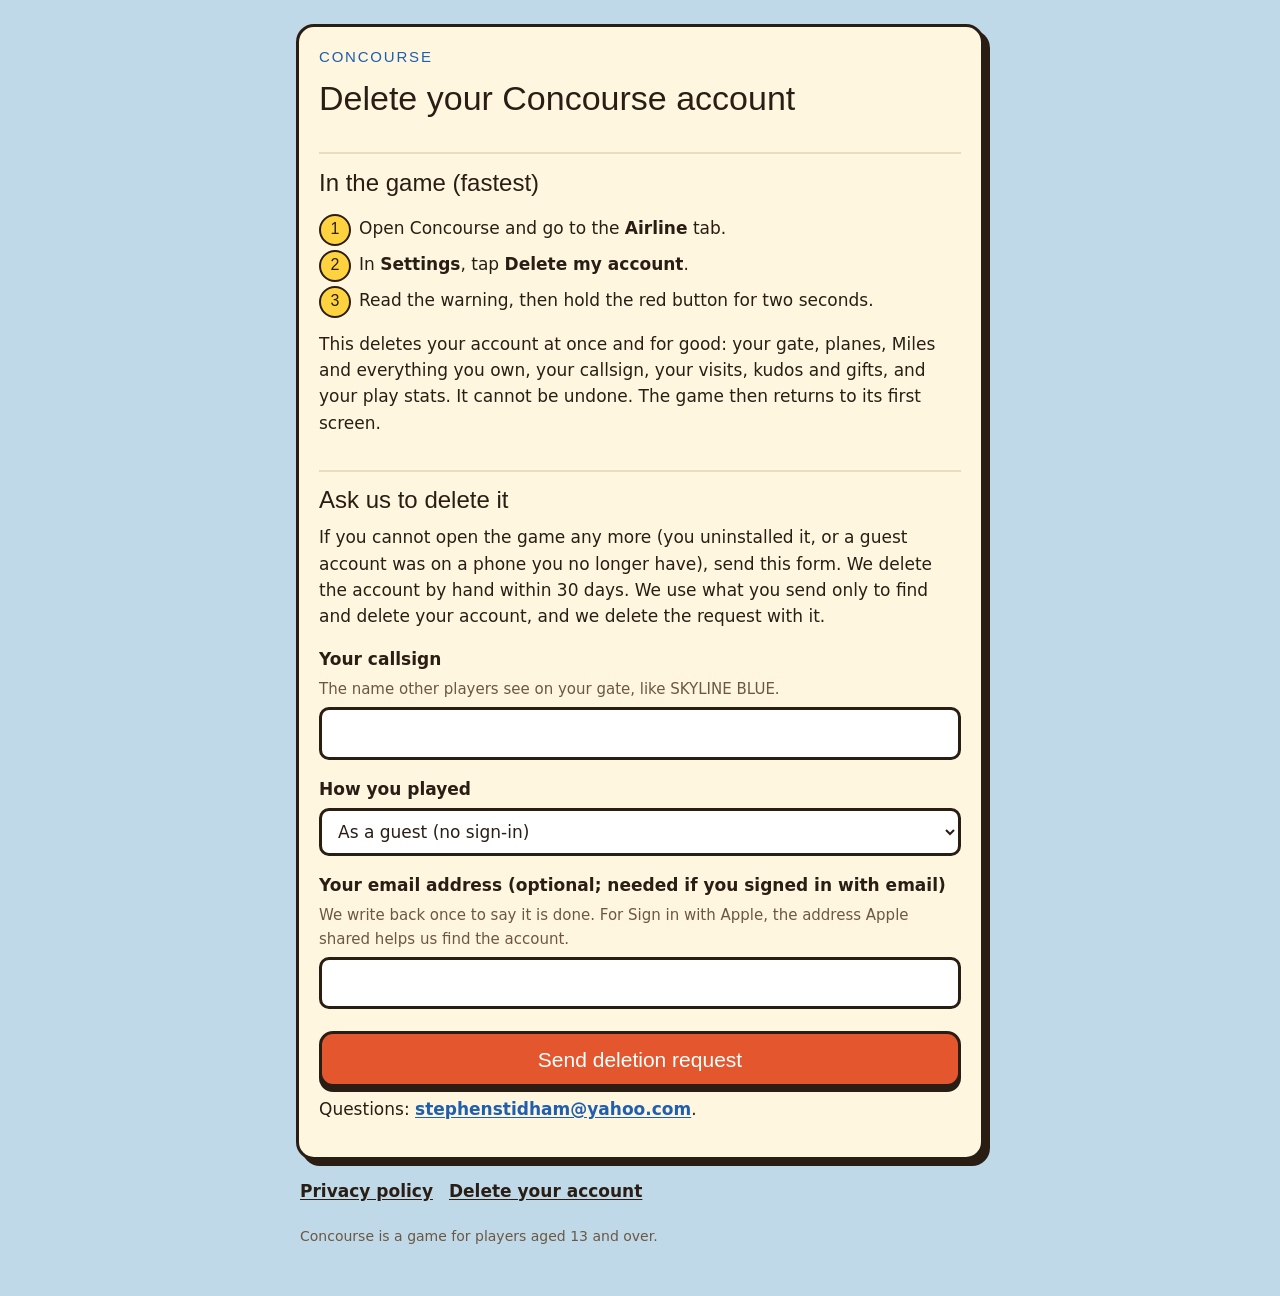
<file: delete/index.html>
<!doctype html>
<html lang="en">
<head>
<meta charset="utf-8">
<meta name="viewport" content="width=device-width, initial-scale=1, viewport-fit=cover">
<meta http-equiv="Content-Security-Policy" content="default-src &#39;none&#39;; style-src &#39;sha256-rB8p5IjGcF+0Snhs7mkfngewcsqcfa6n3Mu9beCPR1c=&#39; https://fonts.googleapis.com; font-src https://fonts.gstatic.com; img-src &#39;none&#39;; form-action https://alvtjfccmnejrzdrltfy.supabase.co/functions/v1/pages/delete; base-uri &#39;none&#39;; frame-ancestors &#39;none&#39;">
<meta name="referrer" content="no-referrer">
<meta name="robots" content="noarchive">
<title>Delete your Concourse account</title>
<link rel="stylesheet" href="https://fonts.googleapis.com/css2?family=Lilita+One&family=Nunito:wght@400;700;900&display=swap">
<style>:root{--ink:#2A1E14;--paper:#FFF6E0;--line:#E9DCC0;--shade:#F3E6C6;--sky:#BFD9E8;--tomato:#E4572E;--sign:#1F5FAE;--muted:#6B5844;--taxi:#FFD23F}
*{box-sizing:border-box}
html{-webkit-text-size-adjust:100%}
body{margin:0;background:var(--sky);color:var(--ink);font:400 17px/1.55 Nunito,system-ui,-apple-system,"Segoe UI",sans-serif}
main{max-width:720px;margin:0 auto;padding:24px 16px 48px}
.card{background:var(--paper);border:3px solid var(--ink);border-radius:18px;box-shadow:6px 6px 0 var(--ink);padding:22px 20px 26px}
.brand{font:400 15px/1 "Lilita One",Nunito,sans-serif;letter-spacing:.12em;color:var(--sign);margin:0 0 14px}
h1,h2,h3{font-family:"Lilita One",Nunito,sans-serif;font-weight:400;line-height:1.2;margin:1.4em 0 .4em}
h1{font-size:34px;margin-top:0}
h2{font-size:24px;padding-top:.6em;border-top:2px solid var(--line)}
h3{font-size:19px}
p,ul{margin:.5em 0}
ul{padding-left:1.25em}
li{margin:.3em 0}
strong{font-weight:900}
a{color:var(--sign);font-weight:700;text-underline-offset:2px}
nav{display:flex;gap:16px;flex-wrap:wrap;margin:18px 4px 0;font-weight:700}
nav a{color:var(--ink)}
.note{background:var(--shade);border:2px solid var(--ink);border-radius:12px;padding:12px 14px;margin:16px 0}
.error{background:#FBE1D8;border-color:var(--tomato)}
form{margin-top:12px}
label{display:block;font-weight:900;margin:16px 0 6px}
.hint{font-size:15px;color:var(--muted);margin:2px 0 6px}
input[type=text],input[type=email],select{width:100%;font:inherit;color:var(--ink);background:#fff;border:3px solid var(--ink);border-radius:10px;padding:10px 12px;min-height:48px}
input:focus,select:focus{outline:3px solid var(--sign);outline-offset:1px}
.hp{position:absolute;left:-10000px;width:1px;height:1px;overflow:hidden}
button{margin-top:22px;width:100%;min-height:56px;font:400 21px/1 "Lilita One",Nunito,sans-serif;color:#fff;background:var(--tomato);border:3px solid var(--ink);border-radius:14px;box-shadow:0 5px 0 var(--ink);cursor:pointer}
button:active{transform:translateY(3px);box-shadow:0 2px 0 var(--ink)}
.steps{counter-reset:s;list-style:none;padding:0}
.steps li{counter-increment:s;position:relative;padding-left:40px;margin:10px 0}
.steps li::before{content:counter(s);position:absolute;left:0;top:-1px;width:28px;height:28px;border:2px solid var(--ink);border-radius:50%;background:var(--taxi);text-align:center;font:400 16px/25px "Lilita One",sans-serif}
footer{margin:22px 4px 0;font-size:14px;color:var(--muted)}</style>
</head>
<body>
<main>
<div class="card">
<p class="brand">CONCOURSE</p>
<h1>Delete your Concourse account</h1>
<h2 id="in-the-game">In the game (fastest)</h2>
<ol class="steps">
<li>Open Concourse and go to the <strong>Airline</strong> tab.</li>
<li>In <strong>Settings</strong>, tap <strong>Delete my account</strong>.</li>
<li>Read the warning, then hold the red button for two seconds.</li>
</ol>
<p>This deletes your account at once and for good: your gate, planes, Miles and everything you own, your callsign, your visits, kudos and gifts, and your play stats. It cannot be undone. The game then returns to its first screen.</p>
<h2 id="request">Ask us to delete it</h2>
<p>If you cannot open the game any more (you uninstalled it, or a guest account was on a phone you no longer have), send this form. We delete the account by hand within 30 days. We use what you send only to find and delete your account, and we delete the request with it.</p>

<form method="post" action="https://alvtjfccmnejrzdrltfy.supabase.co/functions/v1/pages/delete">
<label for="callsign">Your callsign</label>
<p class="hint">The name other players see on your gate, like SKYLINE BLUE.</p>
<input type="text" id="callsign" name="callsign" required minlength="2" maxlength="32" autocomplete="off" autocapitalize="characters" value="">
<label for="method">How you played</label>
<select id="method" name="method" required>
<option value="guest">As a guest (no sign-in)</option>
<option value="apple">Sign in with Apple</option>
<option value="google">Sign in with Google</option>
<option value="email">Email and password</option>
<option value="unsure">I am not sure</option>
</select>
<label for="email">Your email address (optional; needed if you signed in with email)</label>
<p class="hint">We write back once to say it is done. For Sign in with Apple, the address Apple shared helps us find the account.</p>
<input type="email" id="email" name="email" maxlength="254" autocomplete="email" value="">
<div class="hp" aria-hidden="true"><label for="website">Leave this empty</label><input type="text" id="website" name="website" tabindex="-1" autocomplete="off"></div>
<button type="submit">Send deletion request</button>
</form>
<p>Questions: <a href="mailto:stephenstidham@yahoo.com">stephenstidham@yahoo.com</a>.</p>
</div>
<nav><a href="https://caspop.github.io/concourse-site/privacy">Privacy policy</a><a href="https://caspop.github.io/concourse-site/delete">Delete your account</a></nav>
<footer>Concourse is a game for players aged 13 and over.</footer>
</main>
</body>
</html>
</file>
<file: art/app.css>
:root{--ink:#2A1E14;--paper:#FFF6E0;--line:#E9DCC0;--shade:#F3E6C6;--sky:#BFD9E8;--tomato:#E4572E;--sign:#1F5FAE;--muted:#5E4C39;--taxi:#FFD23F;--green:#3d8a48;--table:#8a6a4c;--teal:#2f9aa0;--coral:#e2705a}
*{box-sizing:border-box}
[hidden]{display:none!important}
html{-webkit-text-size-adjust:100%}
body{margin:0;background:var(--sky);color:var(--ink);font:400 17px/1.5 Nunito,system-ui,-apple-system,"Segoe UI",sans-serif;overflow-wrap:anywhere}
main{max-width:980px;margin:0 auto;padding:16px 12px 48px}
header{display:flex;justify-content:space-between;align-items:baseline;gap:12px;flex-wrap:wrap;margin:4px 4px 12px}
.brand{font:400 15px/1 "Lilita One",Nunito,sans-serif;letter-spacing:.12em;color:var(--sign);margin:0}
.hi{margin:0;font-weight:900}
.card{background:var(--paper);border:3px solid var(--ink);border-radius:18px;box-shadow:6px 6px 0 var(--ink);padding:18px 14px 24px}
h1,h2,h3{font-family:"Lilita One",Nunito,sans-serif;font-weight:400;line-height:1.2;margin:1.2em 0 .4em}
h1{font-size:28px;margin-top:.2em}
h2{font-size:22px;padding-top:.6em;border-top:2px solid var(--line)}
h3{font-size:19px}
p,ul,ol{margin:.5em 0}
ul,ol{padding-left:1.25em}
li{margin:.25em 0}
.hint{font-size:16px;color:var(--muted)}
.note{background:var(--shade);border:2px solid var(--ink);border-radius:12px;padding:12px 14px;margin:12px 0}
.note p{margin:0 0 8px}
.error{background:#FBE1D8;border-color:var(--tomato)}
.warn{background:#FFF0B8;border-color:#b58a00}
.good{font-weight:900;color:var(--green)}
.steps{list-style:none;padding:0;display:grid;grid-template-columns:repeat(auto-fit,minmax(150px,1fr));gap:8px;margin:12px 0}
.steps li{background:#fff;border:2px solid var(--ink);border-radius:12px;padding:10px 12px;font-weight:700;margin:0}
.steps b{display:inline-flex;align-items:center;justify-content:center;width:28px;height:28px;border-radius:50%;background:var(--taxi);border:2px solid var(--ink);margin-right:6px;font-weight:900}
.grid{display:grid;grid-template-columns:repeat(auto-fill,minmax(210px,1fr));gap:12px;margin-top:12px}
.kind{display:flex;flex-direction:column;align-items:flex-start;gap:4px;text-align:left;font:inherit;color:var(--ink);background:#fff;border:3px solid var(--ink);border-radius:14px;padding:14px;min-height:110px;cursor:pointer;box-shadow:0 4px 0 var(--ink)}
.kind:active,.mode:active{transform:translateY(2px);box-shadow:0 2px 0 var(--ink)}
.kind strong{font:400 19px/1.2 "Lilita One",Nunito,sans-serif}
.kind span{font-size:15px;color:var(--muted)}
.kind em{font-style:normal;font-size:14px;font-weight:900;background:var(--green);color:#fff;border-radius:999px;padding:2px 10px;margin-top:auto}
.kind em.later{background:var(--muted)}
.kind-card{display:flex;gap:16px;align-items:flex-start;flex-wrap:wrap}
.kind-card>div:last-child{flex:1 1 220px}
.shape svg{display:block;width:150px;height:auto}
.tips{padding-left:1.1em}
.modes{display:grid;gap:12px;margin:12px 0}
.mode{display:flex;align-items:center;gap:14px;text-align:left;font:inherit;color:var(--ink);background:#fff;border:3px solid var(--ink);border-radius:14px;padding:12px;min-height:96px;cursor:pointer;box-shadow:0 4px 0 var(--ink)}
.mode svg{flex:none;width:96px;height:72px}
.mode strong{display:block;font:400 21px/1.2 "Lilita One",Nunito,sans-serif}
.mode span span{display:block;font-size:16px;color:var(--muted)}
button{font:inherit;cursor:pointer}
.link{background:none;border:0;color:var(--sign);font-weight:700;padding:8px 0;min-height:48px}
.big,.go,.second{display:flex;align-items:center;justify-content:center;text-align:center;width:100%;min-height:56px;margin-top:14px;padding:8px 12px;font:400 21px/1.2 "Lilita One",Nunito,sans-serif;border:3px solid var(--ink);border-radius:14px;box-shadow:0 5px 0 var(--ink);cursor:pointer}
.big,.go{color:#fff;background:var(--tomato)}
.big.alt,.second{color:var(--ink);background:#fff}
.big:active,.go:active,.second:active{transform:translateY(3px);box-shadow:0 2px 0 var(--ink)}
.go:disabled{opacity:.6}
.file{position:absolute;left:-10000px;width:1px;height:1px}
.small{background:#fff;border:2px solid var(--ink);border-radius:10px;padding:8px 14px;min-height:48px;font-weight:700;margin:6px 6px 0 0;color:var(--ink)}
.small[aria-pressed=true]{background:var(--taxi)}
.row{display:flex;gap:10px}
.wrap{flex-wrap:wrap}
.two>*{flex:1 1 220px}
.frames{display:flex;flex-wrap:wrap;gap:18px;margin:12px 0}
.frames figure{max-width:100%}
figure{margin:0}
figcaption{font-size:16px;font-weight:700;color:var(--muted);margin-top:6px;max-width:390px}
canvas.phone{display:block;width:min(390px,100%);height:auto;border:3px solid var(--ink);border-radius:22px;background:#000}
canvas.wide{display:block;width:min(780px,100%);height:auto;border:3px solid var(--ink);border-radius:14px}
.piece canvas{display:block;max-width:min(260px,60%);height:auto;border:2px solid var(--ink);border-radius:8px}
.paper,.frame-ed{display:block;width:100%;max-width:600px;height:auto;touch-action:none;border:2px solid var(--ink);border-radius:8px;background:#e9dcc0}
.frame-ed{max-width:360px;cursor:grab}
.fold{margin-top:16px;border-top:2px solid var(--line);padding-top:8px}
summary{font:400 20px/1.4 "Lilita One",Nunito,sans-serif;cursor:pointer;min-height:48px;padding:10px 0 4px}
label{display:block;font-weight:900;margin:14px 0 6px}
label output{font-weight:700;color:var(--sign);margin-left:6px}
label.opt{font-weight:700;display:flex;gap:12px;align-items:center;margin:8px 0;min-height:48px}
label.opt input{width:26px;height:26px;flex:none;margin:0}
input[type=range]{width:100%;max-width:600px;min-height:48px;accent-color:var(--tomato)}
input[type=text],textarea{width:100%;font:inherit;color:var(--ink);background:#fff;border:3px solid var(--ink);border-radius:10px;padding:10px 12px;min-height:48px}
input:focus-visible,textarea:focus-visible,button:focus-visible,summary:focus-visible,label:focus-within{outline:3px solid var(--sign);outline-offset:2px}
.working{font-weight:900;color:var(--sign)}
.switch{background:#fff;border:2px solid var(--ink);border-radius:12px;padding:4px 12px;margin:12px 0}
.guide{display:grid;grid-template-columns:repeat(auto-fit,minmax(260px,1fr));gap:14px}
.pair{display:flex;gap:8px}
.pair svg{width:50%;height:auto;display:block}
.guide figcaption{max-width:none;color:var(--ink);font-weight:400}
.swatches{display:flex;gap:10px;flex-wrap:wrap}
.swatch{width:52px;height:52px;border:3px solid var(--ink);border-radius:12px;padding:0}
.swatch[aria-checked=true]{outline:4px solid var(--sign);outline-offset:2px}
.check-item{display:flex;gap:12px;align-items:flex-start;flex-wrap:wrap;background:#fff;border:2px solid var(--ink);border-radius:12px;padding:12px;margin:10px 0}
.check-item canvas{width:140px;height:auto;border:2px solid var(--ink);border-radius:8px;flex:none}
.check-item p{flex:1 1 160px;margin:0;font-weight:700}
.wrong li{margin:.5em 0}
.s-table{fill:#8a6a4c}.s-paper{fill:#fffdf6;stroke:#2A1E14;stroke-width:2}.s-paper-faint{fill:#fff;stroke:#e6e6e6;stroke-width:2}.s-white{fill:#f4f4f4}
.s-pencil{fill:none;stroke:#2A1E14;stroke-width:3;stroke-linecap:round}.s-pen{stroke:#2A1E14;stroke-width:5;stroke-linecap:round}
.s-blue{fill:#1F5FAE;stroke:#2A1E14;stroke-width:2}.s-gold{fill:#FFD23F}.s-coral{fill:#e2705a}.s-teal{fill:#2f9aa0}.s-ink{fill:#2A1E14}.s-sky{fill:#BFD9E8}
.s-window{fill:#dff1ff;stroke:#2A1E14;stroke-width:2}.s-ray{stroke:#FFD23F;stroke-width:3;stroke-linecap:round}.s-lamp{fill:#FFD23F;stroke:#2A1E14;stroke-width:2}
.s-glare{fill:#fff;stroke:#FFD23F;stroke-width:2}.s-shadow{fill:#2A1E14;opacity:.45}
.s-yes{fill:#3d8a48}.s-no{fill:#E4572E}.s-mark{fill:none;stroke:#fff;stroke-width:3;stroke-linecap:round;stroke-linejoin:round}
.o-sheet{fill:#fffdf6;stroke:#2A1E14;stroke-width:3}.o-dash{fill:none;stroke:#2A1E14;stroke-width:2;stroke-dasharray:6 4}.o-faint{fill:#fffdf6;stroke:#9c8a74;stroke-width:1.5;opacity:.7}.o-band{fill:#E9DCC0}.o-text{font:700 11px Nunito,sans-serif;fill:#2A1E14}.o-arrow{stroke:#E4572E;stroke-width:3;fill:none;stroke-linecap:round}.o-blob{fill:#1F5FAE}.o-check{fill:#E9DCC0}
@media (min-width:860px){.card{padding:26px 28px 30px}main{padding:16px 16px 48px}}
</file>
